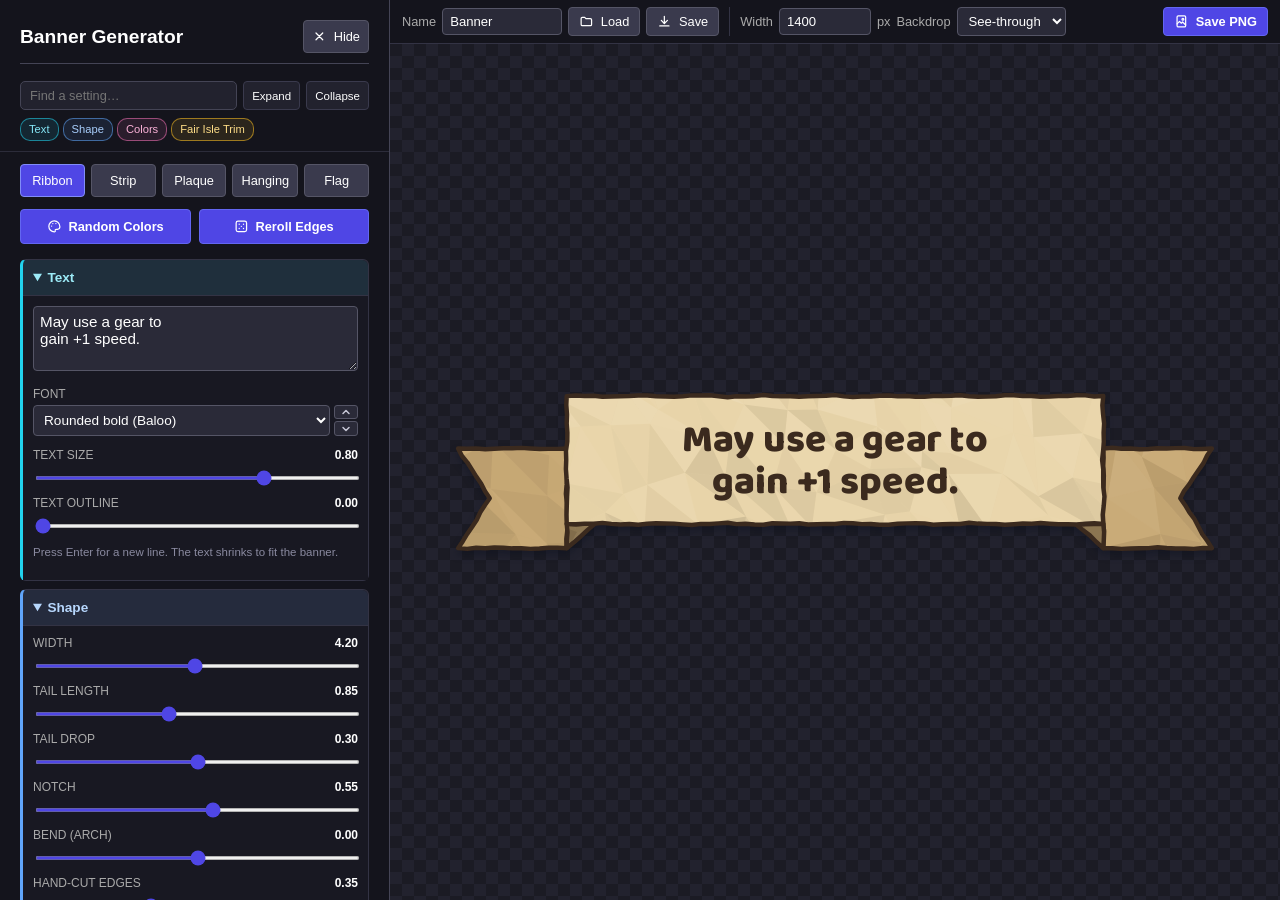
<file: banner_generator.html>
<!DOCTYPE html>
<html lang="en">
<head>
  <meta charset="UTF-8">
  <meta name="viewport" content="width=device-width, initial-scale=1.0">
  <title>Banner Generator</title>
  <link rel="preconnect" href="https://fonts.googleapis.com">
  <link rel="preconnect" href="https://fonts.gstatic.com" crossorigin>
  <link rel="stylesheet" href="https://fonts.googleapis.com/css2?family=Baloo+2:wght@800&family=Bree+Serif&family=Cinzel:wght@700&family=Fredoka:wght@600&family=Lilita+One&family=Patrick+Hand&display=swap">
  <style>
    body { margin: 0; overflow: hidden; font-family: 'Segoe UI', sans-serif; background: #2a2a35; color: #ddd; display: flex; height: 100vh; }
    #ui-panel {
      flex: 0 0 390px; box-sizing: border-box; height: 100vh; overflow-y: auto;
      background: #14141c; padding: 20px; border-right: 1px solid #445;
    }
    #ui-panel::-webkit-scrollbar { width: 5px; }
    #ui-panel::-webkit-scrollbar-thumb { background: #667; border-radius: 3px; }
    #ui-panel.hidden { display: none; }

    .panel-header { display: flex; justify-content: space-between; align-items: center; margin: 0 0 15px 0; border-bottom: 1px solid #445; padding-bottom: 10px; }
    h2 { margin: 0; font-size: 1.2rem; color: #fff; }

    .btn-grid4 { display: grid; grid-template-columns: 1fr 1fr 1fr 1fr; gap: 6px; margin-bottom: 12px; }
    button { display: inline-flex; align-items: center; justify-content: center; background: #3a3a4d; color: #fff; border: 1px solid #556; padding: 8px; border-radius: 4px; cursor: pointer; font-size: 0.8rem; transition: 0.2s; }
    button:hover { background: #4f46e5; border-color: #6366f1; }
    button.active { background: #4f46e5; border-color: #818cf8; }

    details { background: #1f1f2a; margin-bottom: 8px; border-radius: 6px; border: 1px solid #334; }
    summary { padding: 10px; cursor: pointer; font-weight: bold; font-size: 0.85rem; outline: none; }
    .details-content { padding: 10px; border-top: 1px solid #334; background: #181822; }

    .control-group { margin-bottom: 12px; }
    label { display: flex; justify-content: space-between; font-size: 0.75rem; margin-bottom: 4px; color: #aaa; text-transform: uppercase; }
    label.check { justify-content: flex-start; gap: 8px; cursor: pointer; }
    input[type=range] { width: 100%; accent-color: #4f46e5; height: 4px; }
    input[type=color] { width: 100%; height: 30px; border: none; border-radius: 4px; cursor: pointer; background: transparent; }
    select, textarea { width: 100%; box-sizing: border-box; background: #2a2a38; color: #fff; border: 1px solid #556; border-radius: 4px; padding: 6px; font-size: 0.85rem; }
    textarea { resize: vertical; font-family: inherit; font-size: 0.95rem; }
    .color-grid { display: grid; grid-template-columns: 1fr 1fr 1fr; gap: 0 10px; }
    .hint { font-size: 0.72rem; color: #8a8aa0; margin: 4px 0 10px; line-height: 1.4; }
    .val-display { color: #fff; font-weight: bold; }

    /* style buttons show the banner's colors */
    .look-btn { flex-direction: column; gap: 5px; padding: 6px 4px; }
    .look-btn .sw { display: flex; height: 10px; width: 100%; border-radius: 2px; overflow: hidden; }
    .look-btn .sw span { flex: 1; }

    #canvas-container { flex: 1 1 auto; min-height: 0; position: relative; display: flex; align-items: center; justify-content: center; overflow: hidden; }
    #canvas-container.bg-checker { background: #1b1b24 repeating-conic-gradient(#22222e 0% 25%, #1b1b24 0% 50%) 0 0 / 24px 24px; }
    #canvas-container.bg-snow { background: linear-gradient(#9fc3e6, #e8f1f8 55%, #f7fafc); }
    #canvas-container.bg-dark { background: #101018; }
    #preview { display: block; }
  </style>
  <script src="icons.js"></script>
  <script src="panel.js"></script>
  <script src="fairisle.js"></script>
  <link rel="stylesheet" href="studio.css">
</head>
<body>

  <div id="ui-panel">
    <div class="panel-header">
      <h2>Banner Generator</h2>
      <button id="hide-panel" title="Hide controls (H)"><i data-icon="close"></i>Hide</button>
    </div>

    <div class="btn-grid4" id="shapeBtns" style="grid-template-columns: repeat(5, 1fr);"></div>
    <div class="action-row">
      <button id="randomLook"><i data-icon="palette"></i>Random Colors</button>
      <button id="reroll" title="New hand-cut edges and facets"><i data-icon="dice"></i>Reroll Edges</button>
    </div>

    <details data-cat="text" open>
      <summary>Text</summary>
      <div class="details-content">
        <div class="control-group"><textarea id="text" rows="3">May use a gear to
gain +1 speed.</textarea></div>
        <div class="control-group"><label>Font</label><select id="font"></select></div>
        <div class="control-group"><label>Text size <span class="val-display" id="textSize-val">0.80</span></label><input type="range" id="textSize" min="0.3" max="1" step="0.01" value="0.8"></div>
        <div class="control-group"><label>Text outline <span class="val-display" id="textOutline-val">0.00</span></label><input type="range" id="textOutline" min="0" max="1" step="0.05" value="0"></div>
        <div class="hint">Press Enter for a new line. The text shrinks to fit the banner.</div>
      </div>
    </details>

    <details data-cat="shape" open>
      <summary>Shape</summary>
      <div class="details-content">
        <div class="control-group"><label>Width <span class="val-display" id="aspect-val">4.20</span></label><input type="range" id="aspect" min="0.5" max="8" step="0.05" value="4.2"></div>
        <div class="control-group ribbon-only"><label>Tail length <span class="val-display" id="tailLen-val">0.85</span></label><input type="range" id="tailLen" min="0.2" max="1.8" step="0.05" value="0.85"></div>
        <div class="control-group ribbon-only"><label>Tail drop <span class="val-display" id="tailDrop-val">0.30</span></label><input type="range" id="tailDrop" min="0" max="0.6" step="0.01" value="0.3"></div>
        <div class="control-group"><label id="notchLabel">Notch <span class="val-display" id="notch-val">0.55</span></label><input type="range" id="notch" min="0" max="1" step="0.05" value="0.55"></div>
        <div class="control-group"><label>Bend (arch) <span class="val-display" id="bend-val">0.00</span></label><input type="range" id="bend" min="-1" max="1" step="0.02" value="0"></div>
        <div class="control-group"><label>Hand-cut edges <span class="val-display" id="rough-val">0.35</span></label><input type="range" id="rough" min="0" max="1" step="0.05" value="0.35"></div>
        <div class="control-group"><label>Facets <span class="val-display" id="facet-val">0.60</span></label><input type="range" id="facet" min="0" max="1.5" step="0.05" value="0.6"></div>
        <div class="control-group"><label>Outline <span class="val-display" id="outlineW-val">0.50</span></label><input type="range" id="outlineW" min="0" max="1" step="0.05" value="0.5"></div>
        <div class="control-group hanging-only"><label class="check"><input type="checkbox" id="hangString" checked> Hanging string</label></div>
        <div class="control-group flag-only"><label class="check"><input type="checkbox" id="flagLeft"> Tail on the left</label></div>
        <div class="control-group"><label class="check"><input type="checkbox" id="shadow" checked> Drop shadow</label></div>
      </div>
    </details>

    <details data-cat="color" open>
      <summary>Colors</summary>
      <div class="details-content">
        <div class="btn-grid4" id="lookBtns"></div>
        <div class="color-grid">
          <div class="control-group"><label>Banner</label><input type="color" id="fill"></div>
          <div class="control-group"><label>Shade</label><input type="color" id="shade"></div>
          <div class="control-group"><label>Outline</label><input type="color" id="outline"></div>
          <div class="control-group"><label>Text</label><input type="color" id="textColor"></div>
          <div class="control-group"><label>Text outline</label><input type="color" id="textOutlineColor"></div>
        </div>
      </div>
    </details>

    <details data-cat="card">
      <summary>Fair Isle Trim</summary>
      <div class="details-content">
        <div class="control-group"><label class="check"><input type="checkbox" id="trim"> Knit trim along the edges</label></div>
        <div class="control-group"><label>Pattern</label><select id="trimMotif"></select></div>
        <div class="control-group"><label>Where</label>
          <select id="trimWhere"><option value="both">Top and bottom</option><option value="top">Top</option><option value="bottom">Bottom</option></select></div>
        <div class="control-group"><label>Stitch</label><select id="trimStyle"></select></div>
        <div class="control-group"><label>Stitch size <span class="val-display" id="trimSize-val">0.45</span></label><input type="range" id="trimSize" min="0.2" max="1.2" step="0.05" value="0.45"></div>
        <div class="color-grid">
          <div class="control-group"><label>Background</label><input type="color" id="trimBg"></div>
          <div class="control-group"><label>Main</label><input type="color" id="trimFg"></div>
          <div class="control-group"><label>Accent</label><input type="color" id="trimAccent"></div>
        </div>
      </div>
    </details>
  </div>

  <div id="view-col">
    <div class="topbar">
      <button id="show-panel" title="Show controls (H)"><i data-icon="menu"></i>Controls</button>
      <label>Name <input type="text" id="designName" value="Banner" maxlength="40" size="12" title="Used for saved file names"></label>
      <button id="loadDesign" title="Open a saved banner (.json)"><i data-icon="folder"></i>Load</button>
      <button id="saveDesign" title="Save this banner (.json)"><i data-icon="download"></i>Save</button>
      <input type="file" id="loadDesignFile" accept=".json" style="display: none;">
      <span class="sep"></span>
      <label title="Width of the saved PNG">Width <input type="number" id="exportWidth" value="1400" min="200" max="4000" step="50" style="width: 76px;"> px</label>
      <label>Backdrop
        <select id="backdrop"><option value="checker">See-through</option><option value="snow">Snowy sky</option><option value="dark">Dark</option></select>
      </label>
      <span class="grow"></span>
      <button id="sendToScene" style="display: none;" title="Add it to the Scenes tab as a 2D layer"><i data-icon="send"></i>Send to Scene</button>
      <button class="primary" id="savePng"><i data-icon="image"></i>Save PNG</button>
    </div>
    <div id="canvas-container" class="bg-checker"><canvas id="preview"></canvas></div>
  </div>

  <script>
    const FI = window.FairIsle, $ = id => document.getElementById(id);

    const SHAPES = {
      ribbon:  { label: 'Ribbon', aspect: 4.2, notch: 0.55 },
      strip:   { label: 'Strip', aspect: 4.6, notch: 0.5 },
      plaque:  { label: 'Plaque', aspect: 3, notch: 0.45 },
      hanging: { label: 'Hanging', aspect: 0.8, notch: 0.6 },
      flag:    { label: 'Flag', aspect: 3.4, notch: 0.5 }
    };
    const FONTS = {
      baloo:   { label: 'Rounded bold (Baloo)', css: '800 1px "Baloo 2", "Arial Rounded MT Bold", "Segoe UI", sans-serif' },
      lilita:  { label: 'Chunky (Lilita One)', css: '400 1px "Lilita One", "Arial Black", sans-serif' },
      fredoka: { label: 'Friendly (Fredoka)', css: '600 1px "Fredoka", "Segoe UI", sans-serif' },
      bree:    { label: 'Storybook serif (Bree)', css: '400 1px "Bree Serif", Georgia, serif' },
      cinzel:  { label: 'Engraved (Cinzel)', css: '700 1px "Cinzel", "Times New Roman", serif' },
      hand:    { label: 'Handwritten (Patrick Hand)', css: '400 1px "Patrick Hand", "Comic Sans MS", cursive' },
      system:  { label: 'Plain (system)', css: '700 1px "Segoe UI", system-ui, sans-serif' }
    };
    // banner, shade, outline, text, text outline, then the trim's background, main and accent
    const LOOKS = {
      parchment: { label: 'Parchment', c: ['#E9D5AA', '#C8A975', '#3B2A1E', '#3B2A1E', '#F6EAD0', '#3B2A1E', '#F3E6C8', '#B8322A'] },
      red:       { label: 'Red', c: ['#C8423B', '#8E2A27', '#2A1616', '#FFF6E8', '#5A1A16', '#1E2D4A', '#F2EEE3', '#E6B84C'] },
      navy:      { label: 'Navy & gold', c: ['#1F2E4D', '#121C33', '#0B1020', '#F2C14E', '#0B1020', '#F2C14E', '#1F2E4D', '#C8423B'] },
      ice:       { label: 'Ice', c: ['#DCEEF8', '#9EC3DB', '#24425E', '#24425E', '#FFFFFF', '#2E5A87', '#EAF2F8', '#7FB3D5'] },
      forest:    { label: 'Forest', c: ['#2F5A3F', '#1E3C2A', '#122016', '#F3ECD8', '#122016', '#EDE6D3', '#25402F', '#C9933A'] },
      cream:     { label: 'Birch', c: ['#F4EEE4', '#D6CAB6', '#2B2B33', '#C8423B', '#FFFFFF', '#C8423B', '#F4EEE4', '#1E2D4A'] },
      night:     { label: 'Night', c: ['#1B2A4D', '#0D162B', '#050914', '#7FD3C6', '#050914', '#0D1B2E', '#7FD3C6', '#B48CF0'] },
      gold:      { label: 'Legendary', c: ['#E7B84A', '#B8862A', '#4A3210', '#4A3210', '#FFF1C2', '#4A3210', '#FFE08A', '#C8423B'] }
    };
    const COLOR_IDS = ['fill', 'shade', 'outline', 'textColor', 'textOutlineColor', 'trimBg', 'trimFg', 'trimAccent'];
    const SLIDERS = ['textSize', 'textOutline', 'aspect', 'tailLen', 'tailDrop', 'notch', 'bend', 'rough', 'facet', 'outlineW', 'trimSize'];

    let shape = 'ribbon', seed = 7;

    // ================= UI =================
    for (const key in FONTS) $('font').add(new Option(FONTS[key].label, key));
    for (const key in FI.STITCHES) $('trimStyle').add(new Option(FI.STITCHES[key].label, key));
    for (const key in FI.MOTIFS) {
      const M = FI.MOTIFS[key];
      if (M.group === 'Rules' || M.group === 'Peerie (small)') $('trimMotif').add(new Option(`${M.label} (${M.rows.length} row${M.rows.length > 1 ? 's' : ''})`, key));
    }
    $('trimMotif').value = 'zigzag';
    for (const key in SHAPES) {
      const b = document.createElement('button');
      b.textContent = SHAPES[key].label;
      b.dataset.shape = key;
      b.addEventListener('click', () => {
        shape = key;
        $('aspect').value = SHAPES[key].aspect;
        $('notch').value = SHAPES[key].notch;
        syncUI();
      });
      $('shapeBtns').appendChild(b);
    }
    function applyLook(key) {
      LOOKS[key].c.forEach((c, i) => $(COLOR_IDS[i]).value = c);
      draw();
    }
    for (const key in LOOKS) {
      const L = LOOKS[key], b = document.createElement('button');
      b.className = 'look-btn';
      b.innerHTML = `<span class="sw">${[L.c[0], L.c[1], L.c[3], L.c[6]].map(c => `<span style="background:${c}"></span>`).join('')}</span>${L.label}`;
      b.addEventListener('click', () => applyLook(key));
      $('lookBtns').appendChild(b);
    }

    function syncUI() {
      document.querySelectorAll('[data-shape]').forEach(b => b.classList.toggle('active', b.dataset.shape === shape));
      document.querySelectorAll('.ribbon-only').forEach(e => e.style.display = shape === 'ribbon' ? '' : 'none');
      document.querySelectorAll('.hanging-only').forEach(e => e.style.display = shape === 'hanging' ? '' : 'none');
      document.querySelectorAll('.flag-only').forEach(e => e.style.display = shape === 'flag' ? '' : 'none');
      $('notchLabel').firstChild.textContent = shape === 'plaque' ? 'Corner cut ' : 'Notch ';
      SLIDERS.forEach(id => $(id + '-val').innerText = (+$(id).value).toFixed(2));
      draw();
    }
    SLIDERS.forEach(id => $(id).addEventListener('input', syncUI));
    [...COLOR_IDS, 'text', 'exportWidth'].forEach(id => $(id).addEventListener('input', draw));
    ['font', 'shadow', 'hangString', 'flagLeft', 'trim', 'trimMotif', 'trimWhere', 'trimStyle'].forEach(id => $(id).addEventListener('change', draw));
    $('backdrop').addEventListener('change', () => { $('canvas-container').className = 'bg-' + $('backdrop').value; });
    $('randomLook').addEventListener('click', () => { const keys = Object.keys(LOOKS); applyLook(keys[Math.floor(Math.random() * keys.length)]); });
    $('reroll').addEventListener('click', () => { seed = 1 + Math.floor(Math.random() * 1e5); draw(); });
    // web fonts arrive after the first draw
    if (document.fonts) document.fonts.addEventListener('loadingdone', draw);

    // ================= GEOMETRY =================
    // Everything is laid out in units where the banner body is 100 tall, centered on (0, 0), y down.
    const num = id => +$(id).value;
    function layoutShape() {
      const H = 100, W = H * num('aspect'), n = num('notch');
      const parts = []; // drawn in order: { pts, fill, closed }
      const fill = $('fill').value, shadeC = $('shade').value, fold = FI.shade(shadeC, -0.3);
      let body, text;
      if (shape === 'ribbon') {
        const th = 0.78 * H, d = num('tailDrop') * H, top = -th / 2 + d, bot = th / 2 + d, mid = (top + bot) / 2;
        const tl = num('tailLen') * H, nd = n * 0.45 * H, fw = 0.22 * H;
        for (const s of [-1, 1]) { // tails, then the folds where the ribbon tucks behind
          const x0 = s * W / 2, x1 = s * (W / 2 + tl);
          parts.push({ pts: [[x0, top], [x1, top], [x1 - s * nd, mid], [x1, bot], [x0, bot]], fill: shadeC });
          parts.push({ pts: [[x0 - s * fw, H / 2], [x0, H / 2], [x0, bot]], fill: fold });
        }
        body = [[-W / 2, -H / 2], [W / 2, -H / 2], [W / 2, H / 2], [-W / 2, H / 2]];
        text = { x0: -W / 2 + 0.16 * H, x1: W / 2 - 0.16 * H, y0: -H / 2 + 0.1 * H, y1: H / 2 - 0.1 * H };
      } else if (shape === 'strip') {
        const nd = n * 0.45 * H;
        body = [[-W / 2, -H / 2], [W / 2, -H / 2], [W / 2 - nd, 0], [W / 2, H / 2], [-W / 2, H / 2], [-W / 2 + nd, 0]];
        text = { x0: -W / 2 + nd + 0.12 * H, x1: W / 2 - nd - 0.12 * H, y0: -H / 2 + 0.1 * H, y1: H / 2 - 0.1 * H };
      } else if (shape === 'flag') { // square at one end, a swallowtail notch at the other
        const nd = n * 0.45 * H, d = $('flagLeft').checked ? -1 : 1;
        body = [[-W / 2, -H / 2], [W / 2, -H / 2], [W / 2 - nd, 0], [W / 2, H / 2], [-W / 2, H / 2]].map(([x, y]) => [d * x, y]);
        if (d < 0) body.reverse(); // keep the same winding
        const tail = nd + 0.08 * H, flat = 0.16 * H;
        text = d > 0 ? { x0: -W / 2 + flat, x1: W / 2 - tail, y0: -H / 2 + 0.1 * H, y1: H / 2 - 0.1 * H }
                     : { x0: -W / 2 + tail, x1: W / 2 - flat, y0: -H / 2 + 0.1 * H, y1: H / 2 - 0.1 * H };
      } else if (shape === 'plaque') {
        const c = (0.05 + n * 0.3) * H;
        body = [[-W / 2 + c, -H / 2], [W / 2 - c, -H / 2], [W / 2, -H / 2 + c], [W / 2, H / 2 - c], [W / 2 - c, H / 2], [-W / 2 + c, H / 2], [-W / 2, H / 2 - c], [-W / 2, -H / 2 + c]];
        text = { x0: -W / 2 + Math.max(c * 0.6, 0.14 * H), x1: W / 2 - Math.max(c * 0.6, 0.14 * H), y0: -H / 2 + 0.14 * H, y1: H / 2 - 0.14 * H };
      } else { // hanging banner: a rod, two cords, and a swallowtail bottom
        const nd = n * 0.32 * H, rodOut = 0.09 * W + 0.04 * H, rodY = -H / 2, rodH = 0.07 * H, peak = rodY - 0.18 * H - 0.12 * W;
        if ($('hangString').checked) parts.push({ pts: [[-W / 2 - rodOut * 0.6, rodY - rodH / 2], [0, peak], [W / 2 + rodOut * 0.6, rodY - rodH / 2]], stroke: true, closed: false });
        body = [[-W / 2, -H / 2], [W / 2, -H / 2], [W / 2, H / 2], [0, H / 2 - nd], [-W / 2, H / 2]];
        text = { x0: -W / 2 + 0.1 * W, x1: W / 2 - 0.1 * W, y0: -H / 2 + 0.12 * H, y1: H / 2 - nd - 0.06 * H };
        body.bottom = H / 2 - nd; // the trim sits above the notch
        body.rod = { x0: -W / 2 - rodOut, x1: W / 2 + rodOut, y: rodY, h: rodH };
      }
      parts.push({ pts: body, fill, body: true });
      return { H, W, parts, body, text };
    }

    // Break every edge into short steps, then push the points in and out a little: hand-cut paper
    function roughen(pts, closed, amount, k) {
      const out = [], step = 7;
      const segs = closed ? pts.length : pts.length - 1;
      for (let i = 0; i < segs; i++) {
        const a = pts[i], b = pts[(i + 1) % pts.length], len = Math.hypot(b[0] - a[0], b[1] - a[1]);
        const n = Math.max(1, Math.round(len / step));
        for (let j = 0; j < n; j++) out.push([a[0] + (b[0] - a[0]) * j / n, a[1] + (b[1] - a[1]) * j / n, i, j === 0]);
      }
      if (!closed) out.push([...pts[pts.length - 1], segs, true]);
      if (amount <= 0) return out;
      const ph1 = FI.hash(k, 1, seed) * 6.28, ph2 = FI.hash(k, 2, seed) * 6.28;
      return out.map((p, i) => {
        if (p[3]) return p; // corners stay put so the shape keeps its silhouette
        const prev = out[(i - 1 + out.length) % out.length], next = out[(i + 1) % out.length];
        let nx = -(next[1] - prev[1]), ny = next[0] - prev[0];
        const l = Math.hypot(nx, ny) || 1;
        const wob = (0.55 * Math.sin(i * 0.9 + ph1) + 0.3 * Math.sin(i * 2.3 + ph2) + 0.5 * (FI.hash(i, k, seed) - 0.5)) * amount * 2.6;
        return [p[0] + nx / l * wob, p[1] + ny / l * wob];
      });
    }
    const pathOf = (g, pts, closed = true) => {
      g.beginPath(); g.moveTo(pts[0][0], pts[0][1]);
      for (let i = 1; i < pts.length; i++) g.lineTo(pts[i][0], pts[i][1]);
      if (closed) g.closePath();
    };

    // Low-poly light: a jittered triangle grid, each triangle a touch lighter or darker, lit from the top
    function facets(g, bounds, amount, k) {
      if (amount <= 0) return;
      const s = 34, cols = Math.ceil((bounds.x1 - bounds.x0) / s) + 2, rows = Math.ceil((bounds.y1 - bounds.y0) / s) + 2;
      const P = (i, j) => [bounds.x0 - s + i * s + (FI.hash(i, j, seed + k) - 0.5) * s * 0.7, bounds.y0 - s + j * s + (FI.hash(j, i, seed + k + 9) - 0.5) * s * 0.7];
      for (let j = 0; j < rows; j++) for (let i = 0; i < cols; i++) {
        const a = P(i, j), b = P(i + 1, j), c = P(i, j + 1), d = P(i + 1, j + 1);
        [[a, b, d], [a, d, c]].forEach((t, q) => {
          const v = (FI.hash(i * 2 + q, j, seed + k + 3) - 0.5) * 2 - (t[0][1] + t[1][1] + t[2][1]) / 3 / 140;
          g.fillStyle = v > 0 ? `rgba(255,255,255,${(v * 0.13 * amount).toFixed(3)})` : `rgba(0,0,0,${(-v * 0.13 * amount).toFixed(3)})`;
          pathOf(g, t); g.fill();
        });
      }
    }

    // Fit the lines into the text box: as big as Text size allows, shrunk until the widest line fits
    function layoutText(g, box) {
      const lines = $('text').value.split('\n').map(l => l.trim()).filter(Boolean);
      if (!lines.length) return null;
      const font = FONTS[$('font').value].css, lineH = 1.08;
      const setSize = px => g.font = font.replace('1px', px.toFixed(2) + 'px');
      let size = (box.y1 - box.y0) * num('textSize') / (lines.length * lineH - (lineH - 1) * 0.6);
      setSize(100);
      const widest = Math.max(...lines.map(l => g.measureText(l).width)) / 100;
      size = Math.min(size, (box.x1 - box.x0) / widest);
      setSize(size);
      const cap = g.measureText('H').actualBoundingBoxAscent || size * 0.7;
      return { lines, size, lineH: size * lineH, cap };
    }

    // ================= DRAWING =================
    // Paint the flat (unbent) banner in units into g
    function paintFlat(g, L) {
      const rough = num('rough'), ow = num('outlineW') * 7, outline = $('outline').value;
      g.lineJoin = 'round'; g.lineCap = 'round';
      L.parts.forEach((part, k) => {
        if (part.stroke) { // cords
          g.strokeStyle = outline; g.lineWidth = Math.max(1.6, ow * 0.5);
          pathOf(g, part.pts, false); g.stroke();
          return;
        }
        const pts = roughen(part.pts, true, part.body ? rough : rough * 0.8, k + 1);
        g.fillStyle = part.fill;
        pathOf(g, pts); g.fill();
        g.save();
        pathOf(g, pts); g.clip();
        const xs = pts.map(p => p[0]), ys = pts.map(p => p[1]);
        const bounds = { x0: Math.min(...xs), x1: Math.max(...xs), y0: Math.min(...ys), y1: Math.max(...ys) };
        if (part.body) paintBodyDetails(g, L, bounds);
        facets(g, bounds, num('facet') * (part.body ? 1 : 0.8), k * 17);
        g.restore();
        if (ow > 0) { g.strokeStyle = outline; g.lineWidth = ow; pathOf(g, pts); g.stroke(); }
      });
      if (L.body.rod) { // hanging rod with round knobs
        const R = L.body.rod, wood = $('shade').value;
        g.fillStyle = FI.shade(wood, -0.15);
        g.strokeStyle = outline; g.lineWidth = ow;
        g.fillRect(R.x0, R.y - R.h / 2, R.x1 - R.x0, R.h);
        if (ow > 0) g.strokeRect(R.x0, R.y - R.h / 2, R.x1 - R.x0, R.h);
        // the knobs go on after the rod, so the rod tucks in behind them
        [R.x0, R.x1].forEach(x => { g.beginPath(); g.arc(x, R.y, R.h * 0.95, 0, Math.PI * 2); g.fill(); if (ow > 0) g.stroke(); });
      }
      paintText(g, L);
    }

    function trimRows() {
      return FI.buildRows([{ motif: $('trimMotif').value, bg: $('trimBg').value, fg: $('trimFg').value, accent: $('trimAccent').value }], false);
    }
    const trimThickness = () => $('trim').checked ? trimRows().length * num('trimSize') * 7 : 0;

    function paintBodyDetails(g, L, bounds) {
      if (shape === 'plaque') { // an inner line a little in from the edge
        const inset = 9, c = (0.05 + num('notch') * 0.3) * L.H, W = L.W, H = L.H, ci = Math.max(0, c - inset * 0.4);
        g.strokeStyle = FI.shade($('fill').value, -0.35); g.lineWidth = 2.2;
        pathOf(g, [[-W / 2 + inset + ci, -H / 2 + inset], [W / 2 - inset - ci, -H / 2 + inset], [W / 2 - inset, -H / 2 + inset + ci], [W / 2 - inset, H / 2 - inset - ci],
                   [W / 2 - inset - ci, H / 2 - inset], [-W / 2 + inset + ci, H / 2 - inset], [-W / 2 + inset, H / 2 - inset - ci], [-W / 2 + inset, -H / 2 + inset + ci]]);
        g.stroke();
      }
      if (!$('trim').checked) return;
      const rows = trimRows(), rowH = num('trimSize') * 7, where = $('trimWhere').value, margin = shape === 'plaque' ? 15 : 7;
      const opts = { style: $('trimStyle').value, rowH, facet: 1, fabric: $('fill').value, seed };
      const len = bounds.x1 - bounds.x0 + 40;
      if (where !== 'bottom') { g.save(); g.translate(bounds.x0 - 20, -L.H / 2 + margin); FI.drawStrip(g, rows, len, opts); g.restore(); }
      if (where !== 'top') { g.save(); g.translate(bounds.x1 + 20, (L.body.bottom || L.H / 2) - margin); g.rotate(Math.PI); FI.drawStrip(g, rows, len, opts); g.restore(); }
    }

    function paintText(g, L) {
      const t = trimThickness(), where = $('trimWhere').value;
      const box = { ...L.text, y0: L.text.y0 + (where !== 'bottom' ? t : 0), y1: L.text.y1 - (where !== 'top' ? t : 0) };
      const T = layoutText(g, box);
      if (!T) return;
      const cy = (box.y0 + box.y1) / 2, cx = (box.x0 + box.x1) / 2;
      g.textAlign = 'center'; g.textBaseline = 'alphabetic';
      g.lineJoin = 'round';
      T.lines.forEach((line, i) => {
        const y = cy + (i - (T.lines.length - 1) / 2) * T.lineH + T.cap / 2;
        const tow = num('textOutline') * T.size * 0.22;
        if (tow > 0) { g.strokeStyle = $('textOutlineColor').value; g.lineWidth = tow; g.strokeText(line, cx, y); }
        g.fillStyle = $('textColor').value;
        g.fillText(line, cx, y);
      });
    }

    // Arch: wrap the flat banner around a circle. Each thin column of the flat image is placed and turned
    // along the arc. bend > 0 bows up (a smile turned over), bend < 0 bows down.
    function bendInfo(Wf, Hf, cy) {
      const b = num('bend'), A = Math.abs(b) * 1.25; // up to ~72° of arc
      if (A < 0.01) return null;
      const R0 = Wf / A, up = b > 0, cx = Wf / 2;
      const map = (x, y) => {
        const th = (x - cx) / R0, r = up ? R0 - (y - cy) : R0 + (y - cy);
        return up ? [cx + r * Math.sin(th), cy + R0 - r * Math.cos(th)] : [cx + r * Math.sin(th), cy - R0 + r * Math.cos(th)];
      };
      let x0 = Infinity, x1 = -Infinity, y0 = Infinity, y1 = -Infinity;
      for (let i = 0; i <= 40; i++) for (const y of [0, Hf]) {
        const [px, py] = map(Wf * i / 40, y);
        x0 = Math.min(x0, px); x1 = Math.max(x1, px); y0 = Math.min(y0, py); y1 = Math.max(y1, py);
      }
      return { R0, up, cx, cy, map, x0, x1, y0, y1 };
    }

    // Render at `scale` pixels per unit. Returns a canvas with the finished banner and its shadow.
    function renderBanner(widthPx) {
      const L = layoutShape(), m = 22; // margin for outlines, rough edges and the shadow
      // measure in units first
      let ux0 = -L.W / 2, ux1 = L.W / 2, uy0 = -L.H / 2, uy1 = L.H / 2;
      L.parts.forEach(p => p.pts.forEach(([x, y]) => { ux0 = Math.min(ux0, x); ux1 = Math.max(ux1, x); uy0 = Math.min(uy0, y); uy1 = Math.max(uy1, y); }));
      if (L.body.rod) { ux0 = Math.min(ux0, L.body.rod.x0 - 8); ux1 = Math.max(ux1, L.body.rod.x1 + 8); }
      ux0 -= m; ux1 += m; uy0 -= m; uy1 += m;
      const Wu = ux1 - ux0, Hu = uy1 - uy0, bu = bendInfo(Wu, Hu, -uy0);
      const outWu = bu ? bu.x1 - bu.x0 : Wu, scale = widthPx / outWu;

      const flat = document.createElement('canvas');
      flat.width = Math.ceil(Wu * scale); flat.height = Math.ceil(Hu * scale);
      const g = flat.getContext('2d');
      g.setTransform(scale, 0, 0, scale, -ux0 * scale, -uy0 * scale);
      paintFlat(g, L);

      let art = flat;
      if (bu) {
        const B = bendInfo(flat.width, flat.height, -uy0 * scale);
        art = document.createElement('canvas');
        art.width = Math.ceil(B.x1 - B.x0); art.height = Math.ceil(B.y1 - B.y0);
        const o = art.getContext('2d'), sw = 2, stretch = 1 + flat.height / B.R0;
        for (let x = 0; x < flat.width; x += sw) {
          const [px, py] = B.map(x, B.cy), th = (x - B.cx) / B.R0;
          o.setTransform(1, 0, 0, 1, px - B.x0, py - B.y0);
          o.rotate(B.up ? th : -th);
          o.drawImage(flat, x, 0, sw, flat.height, 0, -B.cy, sw * stretch + 0.6, flat.height);
        }
      }
      const out = document.createElement('canvas');
      out.width = art.width; out.height = art.height;
      const og = out.getContext('2d');
      if ($('shadow').checked) {
        og.shadowColor = 'rgba(10, 15, 30, 0.35)';
        og.shadowBlur = 6 * scale; og.shadowOffsetY = 4 * scale;
      }
      og.drawImage(art, 0, 0);
      return out;
    }

    let pending = false;
    function draw() {
      if (pending) return;
      pending = true;
      requestAnimationFrame(() => { pending = false; drawNow(); });
    }
    function drawNow() {
      const box = $('canvas-container'), dpr = window.devicePixelRatio || 1, pad = 40;
      // render once to learn the shape's proportions, then at the size that fits the view
      const probe = renderBanner(400), fit = Math.min((box.clientWidth - pad * 2) / probe.width, (box.clientHeight - pad * 2) / probe.height);
      const w = Math.max(50, Math.round(400 * fit)), art = renderBanner(w * dpr), c = $('preview');
      c.width = art.width; c.height = art.height;
      c.style.width = art.width / dpr + 'px'; c.style.height = art.height / dpr + 'px';
      c.getContext('2d').drawImage(art, 0, 0);
    }
    new ResizeObserver(draw).observe($('canvas-container'));

    // ================= FILES & STUDIO =================
    const exportWidth = () => Math.round(Math.min(4000, Math.max(200, +$('exportWidth').value || 1400)));
    const fileBase = () => ($('designName').value.trim() || 'banner').replace(/[^\w\- ]+/g, '').replace(/\s+/g, '-').toLowerCase();
    function downloadBlob(blob, filename) {
      const link = document.createElement('a');
      link.href = URL.createObjectURL(blob);
      link.download = filename;
      link.click();
      setTimeout(() => URL.revokeObjectURL(link.href), 2000);
    }
    $('savePng').addEventListener('click', () => renderBanner(exportWidth()).toBlob(b => downloadBlob(b, `${fileBase()}.png`)));

    function bannerState() {
      const values = {};
      document.querySelectorAll('#ui-panel input, #ui-panel select, #ui-panel textarea, .topbar input, .topbar select').forEach(el => {
        if (!el.id || el.type === 'file') return;
        values[el.id] = el.type === 'checkbox' ? el.checked : el.value;
      });
      return { type: 'banner', version: 1, shape, seed, values };
    }
    $('saveDesign').addEventListener('click', () => downloadBlob(new Blob([JSON.stringify(bannerState(), null, 2)], { type: 'application/json' }), `${fileBase()}.json`));
    $('loadDesign').addEventListener('click', () => $('loadDesignFile').click());
    $('loadDesignFile').addEventListener('change', async e => {
      const file = e.target.files[0];
      e.target.value = '';
      if (!file) return;
      try {
        const d = JSON.parse(await file.text());
        if (d.type !== 'banner') { alert(`That file is a ${d.type || 'different'} file, not a banner.`); return; }
        for (const id in d.values) {
          const el = $(id);
          if (!el || el.type === 'file') continue;
          if (el.type === 'checkbox') el.checked = d.values[id]; else el.value = d.values[id];
        }
        if (SHAPES[d.shape]) shape = d.shape;
        if (d.seed) seed = d.seed;
        $('canvas-container').className = 'bg-' + $('backdrop').value;
        syncUI();
      } catch (err) { alert('Could not read that banner file.'); }
    });

    const studio = (() => { try { return window.parent !== window && window.parent.studio ? window.parent.studio : null; } catch (e) { return null; } })();
    if (studio && studio.sendImage) {
      $('sendToScene').style.display = '';
      $('sendToScene').addEventListener('click', () =>
        studio.sendImage(renderBanner(exportWidth()).toDataURL('image/png'), $('designName').value.trim() || 'Banner', 'banner'));
    }

    function setPanelVisible(visible) {
      $('ui-panel').classList.toggle('hidden', !visible);
      $('show-panel').style.display = visible ? 'none' : 'inline-flex';
      draw();
    }
    $('hide-panel').addEventListener('click', () => setPanelVisible(false));
    $('show-panel').addEventListener('click', () => setPanelVisible(true));
    window.addEventListener('keydown', e => {
      if (e.target.tagName === 'TEXTAREA' || (e.target.tagName === 'INPUT' && (e.target.type === 'number' || e.target.type === 'text'))) return;
      if (e.key === 'h' || e.key === 'H') setPanelVisible($('ui-panel').classList.contains('hidden'));
    });

    LOOKS.parchment.c.forEach((c, i) => $(COLOR_IDS[i]).value = c);
    syncUI();
  </script>
</body>
</html>
</file>
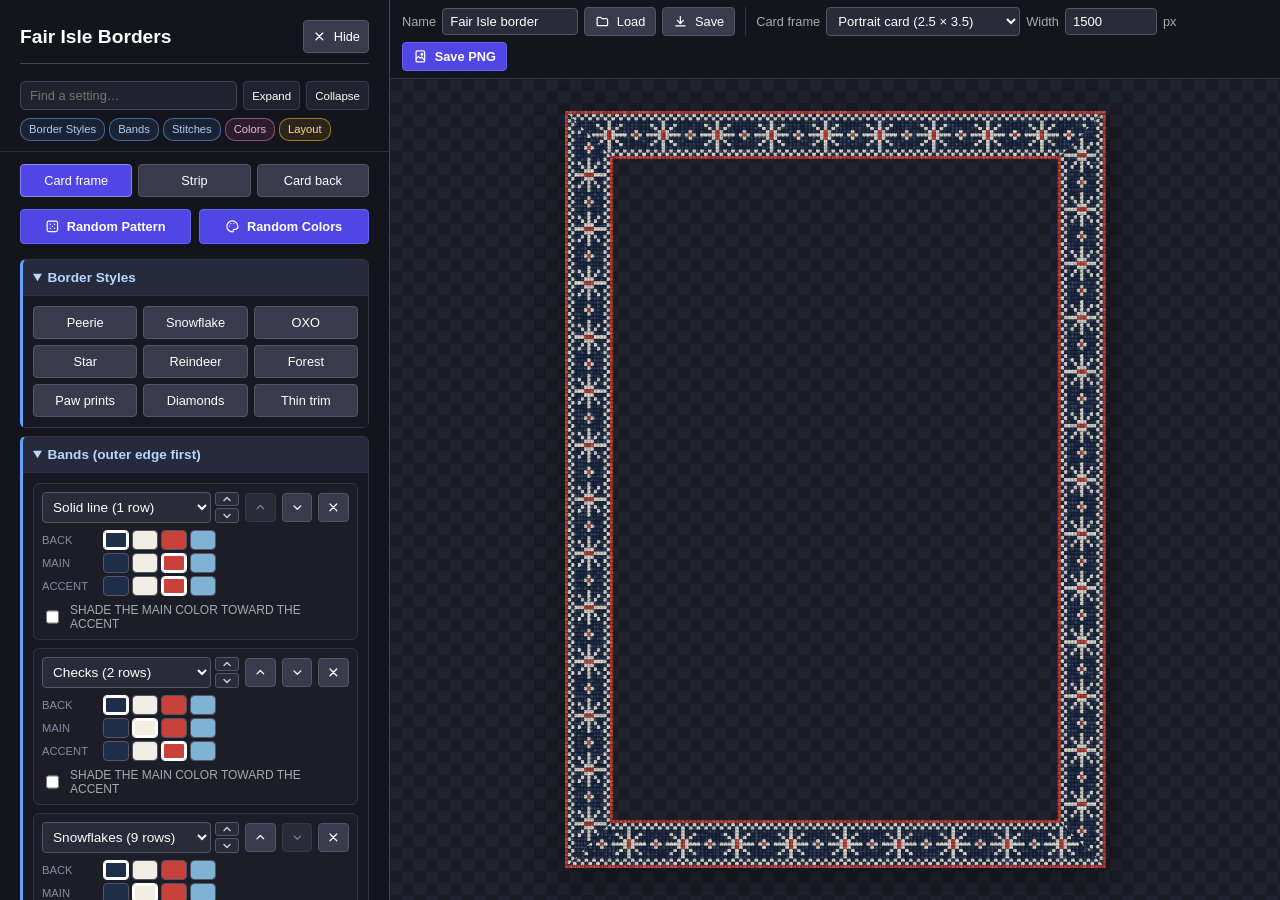
<file: border_generator.html>
<!DOCTYPE html>
<html lang="en">
<head>
  <meta charset="UTF-8">
  <meta name="viewport" content="width=device-width, initial-scale=1.0">
  <title>Fair Isle Border Generator</title>
  <style>
    body { margin: 0; overflow: hidden; font-family: 'Segoe UI', sans-serif; background: #2a2a35; color: #ddd; display: flex; height: 100vh; }
    #ui-panel {
      flex: 0 0 390px; box-sizing: border-box; height: 100vh; overflow-y: auto;
      background: #14141c; padding: 20px; border-right: 1px solid #445;
    }
    #ui-panel::-webkit-scrollbar { width: 5px; }
    #ui-panel::-webkit-scrollbar-thumb { background: #667; border-radius: 3px; }
    #ui-panel.hidden { display: none; }

    .panel-header { display: flex; justify-content: space-between; align-items: center; margin: 0 0 15px 0; border-bottom: 1px solid #445; padding-bottom: 10px; }
    h2 { margin: 0; font-size: 1.2rem; color: #fff; }

    .btn-grid3 { display: grid; grid-template-columns: 1fr 1fr 1fr; gap: 6px; margin-bottom: 12px; }
    .btn-grid4 { display: grid; grid-template-columns: 1fr 1fr 1fr 1fr; gap: 6px; margin-bottom: 12px; }
    button { display: inline-flex; align-items: center; justify-content: center; background: #3a3a4d; color: #fff; border: 1px solid #556; padding: 8px; border-radius: 4px; cursor: pointer; font-size: 0.8rem; transition: 0.2s; }
    button:hover { background: #4f46e5; border-color: #6366f1; }
    button.active { background: #4f46e5; border-color: #818cf8; }
    button:disabled { opacity: 0.45; cursor: default; }

    details { background: #1f1f2a; margin-bottom: 8px; border-radius: 6px; border: 1px solid #334; }
    summary { padding: 10px; cursor: pointer; font-weight: bold; font-size: 0.85rem; outline: none; }
    .details-content { padding: 10px; border-top: 1px solid #334; background: #181822; }

    .control-group { margin-bottom: 12px; }
    label { display: flex; justify-content: space-between; font-size: 0.75rem; margin-bottom: 4px; color: #aaa; text-transform: uppercase; }
    label.check { justify-content: flex-start; gap: 8px; cursor: pointer; }
    input[type=range] { width: 100%; accent-color: #4f46e5; height: 4px; }
    input[type=color] { width: 100%; height: 30px; border: none; border-radius: 4px; cursor: pointer; background: transparent; }
    select { width: 100%; background: #2a2a38; color: #fff; border: 1px solid #556; border-radius: 4px; padding: 6px; font-size: 0.85rem; }
    .color-grid { display: grid; grid-template-columns: 1fr 1fr 1fr 1fr; gap: 0 8px; }
    .hint { font-size: 0.72rem; color: #8a8aa0; margin: 4px 0 10px; line-height: 1.4; }
    .val-display { color: #fff; font-weight: bold; }
    .row { display: flex; gap: 6px; }
    .row > * { flex: 1; }

    /* palette preset buttons show their colors */
    .pal-btn { flex-direction: column; gap: 5px; padding: 6px 4px; }
    .pal-btn .sw { display: flex; height: 10px; width: 100%; border-radius: 2px; overflow: hidden; }
    .pal-btn .sw span { flex: 1; }

    /* one card per band */
    .band { border: 1px solid #334; border-radius: 6px; padding: 8px; margin-bottom: 8px; background: #1d1d28; }
    .band-head { display: flex; gap: 6px; align-items: center; margin-bottom: 8px; }
    .band-head select { flex: 1; }
    .band-head button { padding: 6px 7px; }
    .band-head button .icon { margin: 0; }
    .slots { display: grid; grid-template-columns: 54px 1fr; gap: 5px 8px; align-items: center; font-size: 0.7rem; color: #8a8aa0; text-transform: uppercase; }
    .chips { display: flex; gap: 5px; }
    .chip { width: 24px; height: 18px; padding: 0; border-radius: 3px; border: 2px solid transparent; outline: 1px solid #556; }
    .chip:hover { border-color: #fff; background: inherit; }
    .chip.on { border-color: #fff; outline-color: #fff; }
    .band label.check { margin: 8px 0 0; }

    #canvas-container { flex: 1 1 auto; min-height: 0; position: relative; display: flex; align-items: center; justify-content: center; overflow: hidden;
      background: #1b1b24 repeating-conic-gradient(#22222e 0% 25%, #1b1b24 0% 50%) 0 0 / 24px 24px; }
    #preview { display: block; box-shadow: 0 8px 30px rgba(0, 0, 0, 0.45); }
  </style>
  <script src="icons.js"></script>
  <script src="panel.js"></script>
  <script src="fairisle.js"></script>
  <link rel="stylesheet" href="studio.css">
</head>
<body>

  <div id="ui-panel">
    <div class="panel-header">
      <h2>Fair Isle Borders</h2>
      <button id="hide-panel" title="Hide controls (H)"><i data-icon="close"></i>Hide</button>
    </div>

    <div class="btn-grid3" id="modeBtns">
      <button data-mode="frame" title="A border around the card, open in the middle">Card frame</button>
      <button data-mode="strip" title="One band, for dividers and trims">Strip</button>
      <button data-mode="back" title="The pattern over the whole card">Card back</button>
    </div>
    <div class="action-row">
      <button id="randomPattern"><i data-icon="dice"></i>Random Pattern</button>
      <button id="randomColors"><i data-icon="palette"></i>Random Colors</button>
    </div>

    <details data-cat="shape" open>
      <summary>Border Styles</summary>
      <div class="details-content"><div class="btn-grid3" id="presetBtns" style="margin-bottom: 0;"></div></div>
    </details>

    <details data-cat="shape" data-chip="Bands" open>
      <summary>Bands (outer edge first)</summary>
      <div class="details-content">
        <div id="bandList"></div>
        <button id="addBand" style="width: 100%;"><i data-icon="copy"></i>Add band</button>
      </div>
    </details>

    <details data-cat="shape" open>
      <summary>Stitches</summary>
      <div class="details-content">
        <div class="control-group"><label>Stitch</label><select id="style"></select></div>
        <div class="control-group" id="acrossGroup"><label>Stitches across <span class="val-display" id="across-val">140</span></label><input type="range" id="across" min="40" max="260" step="2" value="140" title="Stitches across the card's width: more stitches = smaller ones"></div>
        <div class="control-group"><label>Facets <span class="val-display" id="facet-val">1.00</span></label><input type="range" id="facet" min="0" max="1.6" step="0.05" value="1"></div>
        <div class="control-group" id="fabricGroup"><label>Fabric (cross-stitch)</label><input type="color" id="fabric" value="#F4EEE4"></div>
        <div class="control-group"><label class="check"><input type="checkbox" id="mirror" checked> Mirror the bands (same from both edges)</label></div>
      </div>
    </details>

    <details data-cat="color" open>
      <summary>Colors</summary>
      <div class="details-content">
        <div class="btn-grid4" id="paletteBtns"></div>
        <div class="color-grid">
          <div class="control-group"><label>Color 1</label><input type="color" id="pal0"></div>
          <div class="control-group"><label>Color 2</label><input type="color" id="pal1"></div>
          <div class="control-group"><label>Color 3</label><input type="color" id="pal2"></div>
          <div class="control-group"><label>Color 4</label><input type="color" id="pal3"></div>
        </div>
        <div class="hint">Each band picks its background, main and accent from these four colors.</div>
      </div>
    </details>

    <details id="layoutBox" data-cat="card" open>
      <summary>Layout</summary>
      <div class="details-content">
        <div class="frame-only">
          <div class="control-group"><label class="check"><input type="checkbox" id="fillCenter"> Fill the middle (otherwise see-through)</label></div>
          <div class="control-group"><label>Middle color</label><input type="color" id="centerColor" value="#F4EEE4"></div>
        </div>
        <div class="strip-only">
          <div class="control-group"><label>Repeats <span class="val-display" id="stripRepeats-val">2</span></label><input type="range" id="stripRepeats" min="1" max="12" step="1" value="2"></div>
          <div class="hint" id="repeatInfo"></div>
          <div class="control-group"><label class="check"><input type="checkbox" id="tilePreview" checked> Preview copies side by side</label></div>
        </div>
        <div class="back-only control-group"><label class="check"><input type="checkbox" id="backEdge" checked> Solid edge around the card back</label></div>
      </div>
    </details>
  </div>

  <div id="view-col">
    <div class="topbar">
      <button id="show-panel" title="Show controls (H)"><i data-icon="menu"></i>Controls</button>
      <label>Name <input type="text" id="designName" value="Fair Isle border" maxlength="40" size="14" title="Used for saved file names"></label>
      <button id="loadDesign" title="Open a saved border (.json)"><i data-icon="folder"></i>Load</button>
      <button id="saveDesign" title="Save this border (.json)"><i data-icon="download"></i>Save</button>
      <input type="file" id="loadDesignFile" accept=".json" style="display: none;">
      <span class="sep"></span>
      <label id="aspectLabel">Card frame
        <select id="aspect">
          <option value="5:7" selected>Portrait card (2.5 × 3.5)</option>
          <option value="7:5">Landscape card (3.5 × 2.5)</option>
          <option value="1:1">Square</option>
          <option value="4:3">Art box 4:3</option>
          <option value="16:9">Wide 16:9</option>
        </select>
      </label>
      <label title="1500 px wide = 600 dpi on a 2.5 inch poker card">Width <input type="number" id="exportWidth" value="1500" min="200" max="4000" step="50" style="width: 76px;"> px</label>
      <span class="grow"></span>
      <button id="sendToScene" style="display: none;" title="Use it in the Scenes tab"><i data-icon="send"></i>Send to Scene</button>
      <button class="primary" id="savePng"><i data-icon="image"></i>Save PNG</button>
    </div>
    <div id="canvas-container"><canvas id="preview"></canvas></div>
  </div>

  <script>
    const FI = window.FairIsle, $ = id => document.getElementById(id);

    // One-click starting points; colors are palette slots (0-3)
    const B = (motif, bg, fg, accent, shade = false) => ({ motif, bg, fg, accent, shade });
    const PRESETS = {
      peerie:    { label: 'Peerie', mirror: true, bands: [B('solid', 0, 2, 2), B('checks', 0, 1, 2), B('zigzag', 0, 1, 2)] },
      snowflake: { label: 'Snowflake', mirror: true, bands: [B('solid', 0, 2, 2), B('checks', 0, 1, 2), B('flakes', 0, 1, 2)] },
      oxo:       { label: 'OXO', mirror: true, bands: [B('accent', 0, 1, 2), B('waves', 0, 3, 2), B('oxo', 0, 1, 2, true)] },
      star:      { label: 'Star', mirror: false, bands: [B('solid', 0, 2, 2), B('triangles', 0, 1, 2), B('star', 0, 1, 2), B('lice', 0, 1, 3)] },
      reindeer:  { label: 'Reindeer', mirror: true, bands: [B('solid', 0, 1, 1), B('crosses', 0, 1, 2), B('deer', 0, 1, 2)] },
      trees:     { label: 'Forest', mirror: false, bands: [B('solid', 0, 2, 2), B('trees', 0, 1, 2), B('dots', 0, 3, 2), B('accent', 0, 1, 2)] },
      paws:      { label: 'Paw prints', mirror: true, bands: [B('dashes', 0, 2, 2), B('diamonds', 0, 1, 2), B('paws', 0, 1, 2)] },
      lozenge:   { label: 'Diamonds', mirror: true, bands: [B('solid', 0, 2, 2), B('hearts', 0, 3, 2), B('lozenge', 0, 1, 2, true)] },
      thin:      { label: 'Thin trim', mirror: true, bands: [B('solid', 0, 2, 2), B('diamonds', 0, 1, 2)] }
    };

    const state = {
      mode: 'frame', style: 'knit', across: 140, facet: 1, mirror: true, fabric: '#F4EEE4',
      palette: FI.PALETTES.trail.colors.slice(), fillCenter: false, centerColor: '#F4EEE4', stripRepeats: 2, backEdge: true,
      seed: 1, bands: JSON.parse(JSON.stringify(PRESETS.snowflake.bands))
    };

    // ================= UI =================
    for (const key in FI.STITCHES) $('style').add(new Option(FI.STITCHES[key].label, key));
    const motifOptions = (() => { // grouped motif menu, built once and cloned per band
      const sel = document.createElement('select'), groups = {};
      for (const key in FI.MOTIFS) {
        const M = FI.MOTIFS[key];
        if (!groups[M.group]) { groups[M.group] = document.createElement('optgroup'); groups[M.group].label = M.group; sel.appendChild(groups[M.group]); }
        groups[M.group].appendChild(new Option(`${M.label} (${M.rows.length} row${M.rows.length > 1 ? 's' : ''})`, key));
      }
      return sel;
    })();

    for (const key in PRESETS) {
      const b = document.createElement('button');
      b.textContent = PRESETS[key].label;
      b.addEventListener('click', () => {
        state.bands = JSON.parse(JSON.stringify(PRESETS[key].bands));
        state.mirror = PRESETS[key].mirror;
        syncUI();
      });
      $('presetBtns').appendChild(b);
    }
    for (const key in FI.PALETTES) {
      const P = FI.PALETTES[key], b = document.createElement('button');
      b.className = 'pal-btn';
      b.innerHTML = `<span class="sw">${P.colors.map(c => `<span style="background:${c}"></span>`).join('')}</span>${P.label}`;
      b.addEventListener('click', () => { state.palette = P.colors.slice(); syncUI(); });
      $('paletteBtns').appendChild(b);
    }

    function bandCard(band, i) {
      const el = document.createElement('div');
      el.className = 'band';
      const head = document.createElement('div');
      head.className = 'band-head';
      const sel = motifOptions.cloneNode(true);
      sel.value = band.motif;
      sel.addEventListener('change', () => { band.motif = sel.value; refreshLabels(); draw(); });
      head.appendChild(sel);
      [['up', 'Toward the outer edge', -1], ['down', 'Toward the middle', 1]].forEach(([icon, title, dir]) => {
        const b = document.createElement('button');
        b.title = title; b.innerHTML = `<i data-icon="${icon}"></i>`;
        b.disabled = !state.bands[i + dir];
        b.addEventListener('click', () => { [state.bands[i], state.bands[i + dir]] = [state.bands[i + dir], state.bands[i]]; syncUI(); });
        head.appendChild(b);
      });
      const rm = document.createElement('button');
      rm.title = 'Remove band'; rm.innerHTML = '<i data-icon="close"></i>';
      rm.disabled = state.bands.length < 2;
      rm.addEventListener('click', () => { state.bands.splice(i, 1); syncUI(); });
      head.appendChild(rm);
      el.appendChild(head);

      const slots = document.createElement('div');
      slots.className = 'slots';
      [['bg', 'Back'], ['fg', 'Main'], ['accent', 'Accent']].forEach(([key, label]) => {
        slots.insertAdjacentHTML('beforeend', `<span>${label}</span>`);
        const chips = document.createElement('div');
        chips.className = 'chips';
        state.palette.forEach((c, k) => {
          const chip = document.createElement('button');
          chip.className = 'chip' + (band[key] === k ? ' on' : '');
          chip.style.background = c;
          chip.title = `Color ${k + 1}`;
          chip.addEventListener('click', () => { band[key] = k; syncUI(); });
          chips.appendChild(chip);
        });
        slots.appendChild(chips);
      });
      el.appendChild(slots);
      el.insertAdjacentHTML('beforeend', `<label class="check"><input type="checkbox"${band.shade ? ' checked' : ''}> Shade the main color toward the accent</label>`);
      el.querySelector('input').addEventListener('change', e => { band.shade = e.target.checked; draw(); });
      return el;
    }

    // Push the state into every control (after a preset, palette, load or random pick)
    function syncUI() {
      $('style').value = state.style;
      $('across').value = state.across; $('facet').value = state.facet;
      $('mirror').checked = state.mirror; $('fabric').value = state.fabric;
      state.palette.forEach((c, k) => $('pal' + k).value = c);
      $('fillCenter').checked = state.fillCenter; $('centerColor').value = state.centerColor;
      $('stripRepeats').value = state.stripRepeats; $('backEdge').checked = state.backEdge;
      document.querySelectorAll('[data-mode]').forEach(b => b.classList.toggle('active', b.dataset.mode === state.mode));
      document.querySelectorAll('.frame-only').forEach(e => e.style.display = state.mode === 'frame' ? '' : 'none');
      document.querySelectorAll('.strip-only').forEach(e => e.style.display = state.mode === 'strip' ? '' : 'none');
      document.querySelectorAll('.back-only').forEach(e => e.style.display = state.mode === 'back' ? '' : 'none');
      $('aspectLabel').style.display = state.mode === 'strip' ? 'none' : '';
      $('fabricGroup').style.display = state.style === 'cross' ? '' : 'none';
      $('acrossGroup').style.display = state.mode === 'strip' ? 'none' : ''; // a strip's size comes from its repeats
      $('sendToScene').disabled = state.mode === 'back';
      $('sendToScene').title = state.mode === 'back' ? 'Card backs are saved as PNGs (Save PNG)' : state.mode === 'frame' ? 'Use it as the card border in the Scenes tab' : 'Add it to the Scenes tab as a 2D layer';
      $('bandList').innerHTML = '';
      state.bands.forEach((b, i) => $('bandList').appendChild(bandCard(b, i)));
      renderIcons($('bandList'));
      refreshLabels();
      draw();
    }
    function refreshLabels() {
      $('across-val').innerText = state.across;
      $('facet-val').innerText = (+state.facet).toFixed(2);
      $('stripRepeats-val').innerText = state.stripRepeats;
      const R = FI.repeatWidth(FI.buildRows(resolvedBands(), state.mirror));
      $('repeatInfo').innerText = `The strip ends exactly where the pattern starts over, so saved copies line up end to end. One repeat is ${R} stitches; this strip is ${R * state.stripRepeats}.` +
        (R > 300 ? ' That repeat is long because the bands have different widths; bands with matching widths make a shorter one.' : '');
    }

    document.querySelectorAll('[data-mode]').forEach(b => b.addEventListener('click', () => { state.mode = b.dataset.mode; syncUI(); }));
    $('style').addEventListener('change', () => { state.style = $('style').value; syncUI(); });
    ['across', 'facet', 'stripRepeats'].forEach(id => $(id).addEventListener('input', () => { state[id] = +$(id).value; refreshLabels(); draw(); }));
    $('mirror').addEventListener('change', () => { state.mirror = $('mirror').checked; refreshLabels(); draw(); });
    $('tilePreview').addEventListener('change', draw);
    $('fillCenter').addEventListener('change', () => { state.fillCenter = $('fillCenter').checked; draw(); });
    $('backEdge').addEventListener('change', () => { state.backEdge = $('backEdge').checked; draw(); });
    ['fabric', 'centerColor'].forEach(id => $(id).addEventListener('input', () => { state[id] = $(id).value; draw(); }));
    [0, 1, 2, 3].forEach(k => {
      $('pal' + k).addEventListener('input', () => { state.palette[k] = $('pal' + k).value; draw(); });
      $('pal' + k).addEventListener('change', syncUI); // refresh the band chips once the picker closes
    });
    $('aspect').addEventListener('change', draw);
    $('exportWidth').addEventListener('change', draw);
    $('addBand').addEventListener('click', () => {
      const last = state.bands[state.bands.length - 1];
      state.bands.push({ ...last, motif: 'checks' });
      syncUI();
    });

    // Random pattern: an edge rule, a peerie, a main band and maybe another peerie
    const pick = a => a[Math.floor(Math.random() * a.length)];
    const ofGroup = g => Object.keys(FI.MOTIFS).filter(k => FI.MOTIFS[k].group === g);
    $('randomPattern').addEventListener('click', () => {
      const fg = pick([1, 1, 3]), accent = pick([2, 2, 3]);
      const bands = [B(pick(ofGroup('Rules')), 0, pick([1, 2]), accent), B(pick(ofGroup('Peerie (small)')), 0, fg, accent)];
      bands.push(B(pick([...ofGroup('Bands'), ...ofGroup('Bands'), ...ofGroup('Stars (big)')]), 0, 1, accent, Math.random() < 0.35));
      if (Math.random() < 0.4) bands.push(B(pick(ofGroup('Peerie (small)')), 0, pick([1, 3]), accent));
      state.bands = bands;
      state.mirror = Math.random() < 0.7;
      state.seed = 1 + Math.floor(Math.random() * 1e5);
      syncUI();
    });
    $('randomColors').addEventListener('click', () => {
      const keys = Object.keys(FI.PALETTES);
      state.palette = FI.PALETTES[pick(keys)].colors.slice();
      syncUI();
    });

    // ================= DRAWING =================
    const aspectWH = () => $('aspect').value.split(':').map(Number);
    const exportWidth = () => Math.round(Math.min(4000, Math.max(200, +$('exportWidth').value || 1500)));
    const resolvedBands = () => state.bands.map(b => ({ motif: b.motif, bg: state.palette[b.bg], fg: state.palette[b.fg], accent: state.palette[b.accent], shade: b.shade }));

    // Output size in pixels plus the stitch row height, for the current mode
    function layout(W) {
      const rows = FI.buildRows(resolvedBands(), state.mirror), aspect = FI.STITCHES[state.style].aspect;
      if (state.mode === 'strip') {
        // a whole number of repeats, so the right end runs straight into the left end of the next copy
        const count = FI.repeatWidth(rows) * state.stripRepeats, rowH = W / count / aspect;
        return { rows, W, H: Math.max(1, Math.round(rows.length * rowH)), rowH, count };
      }
      const [aw, ah] = aspectWH();
      return { rows, W, H: Math.round(W * ah / aw), rowH: W / state.across / aspect };
    }

    function paint(g, L) {
      const opts = { style: state.style, rowH: L.rowH, facet: state.facet, fabric: state.fabric, seed: state.seed };
      if (state.mode === 'strip') { FI.drawStrip(g, L.rows, L.W, { ...opts, count: L.count, rowH: L.H / L.rows.length }); return; }
      if (state.mode === 'frame') {
        const T = L.rows.length * L.rowH;
        if (state.fillCenter) { g.fillStyle = state.centerColor; g.fillRect(T - 1, T - 1, L.W - 2 * T + 2, L.H - 2 * T + 2); }
        FI.drawFrame(g, L.rows, L.W, L.H, opts);
        return;
      }
      // card back: the bands repeat down the card, centered so the top and bottom match
      const T = L.rows.length * L.rowH, n = Math.ceil(L.H / T) + 1, y0 = (L.H - n * T) / 2;
      g.save();
      g.beginPath(); g.rect(0, 0, L.W, L.H); g.clip();
      for (let k = 0; k < n; k++) {
        g.save(); g.translate(0, y0 + k * T);
        FI.drawStrip(g, L.rows, L.W, { ...opts, seed: opts.seed + k * 7 });
        g.restore();
      }
      if (state.backEdge) { // a solid band in the outer edge color frames the back
        const rule = state.bands[0], edge = Math.max(2, L.W * 0.025);
        g.strokeStyle = state.palette[rule.fg];
        g.lineWidth = edge * 2;
        g.strokeRect(0, 0, L.W, L.H);
      }
      g.restore();
    }

    let pending = false;
    function draw() {
      if (pending) return;
      pending = true;
      requestAnimationFrame(() => { pending = false; drawNow(); });
    }
    function drawNow() {
      const box = $('canvas-container'), full = layout(exportWidth());
      // in Strip mode the preview can show three copies end to end, to check the joins
      const copies = state.mode === 'strip' && $('tilePreview').checked ? 3 : 1;
      // preview at screen size, painted with the same layout so it matches the export
      const pad = 32, s = Math.min((box.clientWidth - pad * 2) / (full.W * copies), (box.clientHeight - pad * 2) / full.H);
      const dpr = window.devicePixelRatio || 1, c = $('preview');
      c.width = Math.max(1, Math.round(full.W * copies * s * dpr)); c.height = Math.max(1, Math.round(full.H * s * dpr));
      c.style.width = Math.round(full.W * copies * s) + 'px'; c.style.height = Math.round(full.H * s) + 'px';
      const g = c.getContext('2d');
      for (let k = 0; k < copies; k++) {
        g.setTransform(s * dpr, 0, 0, s * dpr, k * full.W * s * dpr, 0);
        paint(g, full);
      }
    }
    new ResizeObserver(draw).observe($('canvas-container'));

    function renderPNG() {
      const L = layout(exportWidth()), c = document.createElement('canvas');
      c.width = L.W; c.height = L.H;
      paint(c.getContext('2d'), L);
      return c;
    }

    // ================= FILES & STUDIO =================
    const fileBase = () => ($('designName').value.trim() || 'fair-isle').replace(/[^\w\- ]+/g, '').replace(/\s+/g, '-').toLowerCase();
    function downloadBlob(blob, filename) {
      const link = document.createElement('a');
      link.href = URL.createObjectURL(blob);
      link.download = filename;
      link.click();
      setTimeout(() => URL.revokeObjectURL(link.href), 2000);
    }
    $('savePng').addEventListener('click', () => renderPNG().toBlob(b => downloadBlob(b, `${fileBase()}-${state.mode}.png`)));
    $('saveDesign').addEventListener('click', () => downloadBlob(new Blob([JSON.stringify({
      type: 'border', version: 1, name: $('designName').value, aspect: $('aspect').value, exportWidth: exportWidth(), ...state
    }, null, 2)], { type: 'application/json' }), `${fileBase()}.json`));
    $('loadDesign').addEventListener('click', () => $('loadDesignFile').click());
    $('loadDesignFile').addEventListener('change', async e => {
      const file = e.target.files[0];
      e.target.value = '';
      if (!file) return;
      try {
        const d = JSON.parse(await file.text());
        if (d.type !== 'border') { alert(`That file is a ${d.type || 'different'} file, not a border.`); return; }
        for (const k in state) if (d[k] !== undefined) state[k] = d[k];
        if (d.name) $('designName').value = d.name;
        if (d.aspect) $('aspect').value = d.aspect;
        if (d.exportWidth) $('exportWidth').value = d.exportWidth;
        syncUI();
      } catch (err) { alert('Could not read that border file.'); }
    });

    // Inside the Art Studio: frames become the Scenes tab's card border, strips a 2D layer
    const studio = (() => { try { return window.parent !== window && window.parent.studio ? window.parent.studio : null; } catch (e) { return null; } })();
    if (studio && studio.sendImage) {
      $('sendToScene').style.display = '';
      $('sendToScene').addEventListener('click', () => {
        if (state.mode === 'back') return;
        studio.sendImage(renderPNG().toDataURL('image/png'), $('designName').value.trim() || 'Fair Isle border', state.mode === 'frame' ? 'border' : 'layer');
      });
    }

    function setPanelVisible(visible) {
      $('ui-panel').classList.toggle('hidden', !visible);
      $('show-panel').style.display = visible ? 'none' : 'inline-flex';
      draw();
    }
    $('hide-panel').addEventListener('click', () => setPanelVisible(false));
    $('show-panel').addEventListener('click', () => setPanelVisible(true));
    window.addEventListener('keydown', e => {
      if (e.target.tagName === 'INPUT' && (e.target.type === 'number' || e.target.type === 'text')) return;
      if (e.key === 'h' || e.key === 'H') setPanelVisible($('ui-panel').classList.contains('hidden'));
    });

    syncUI();
  </script>
</body>
</html>
</file>
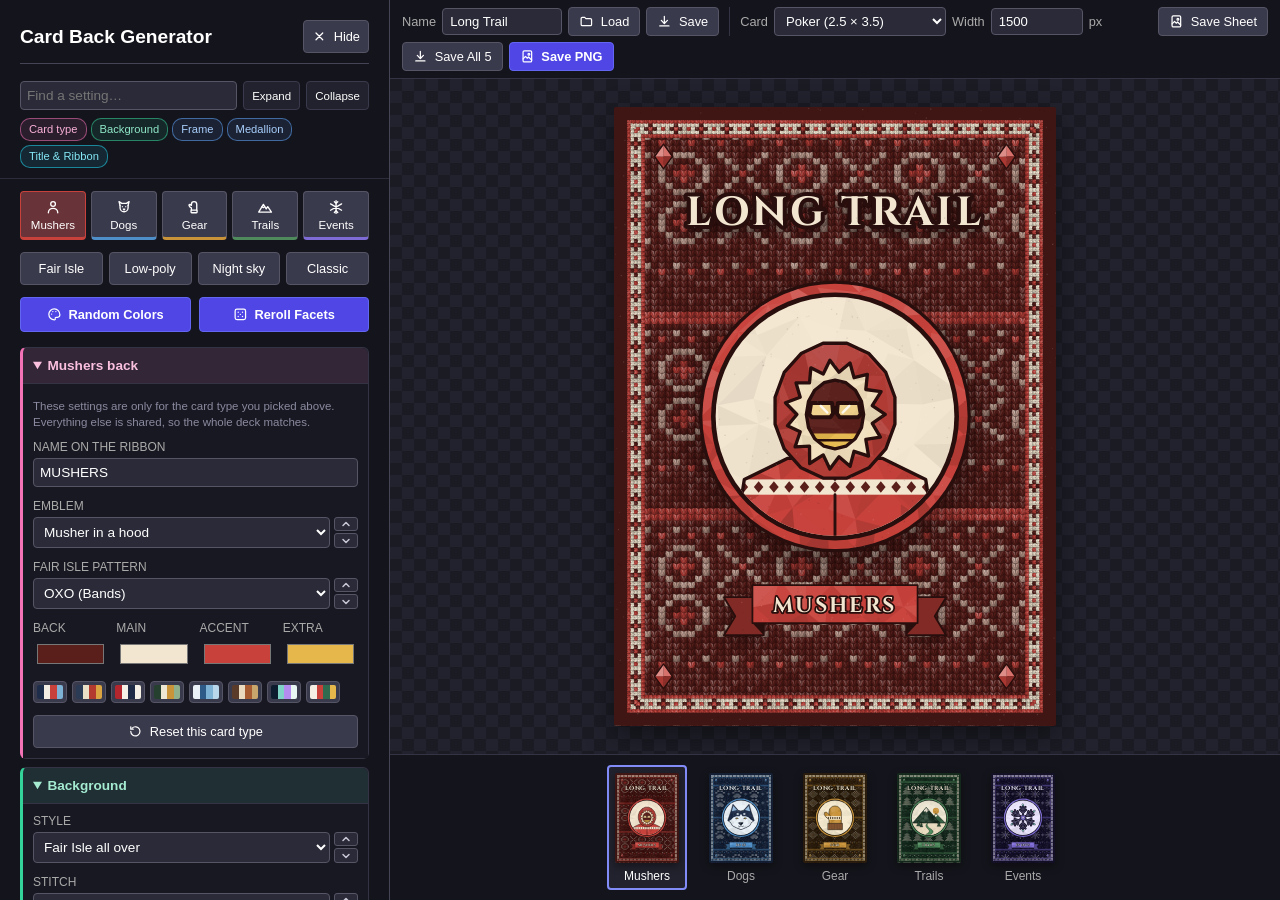
<file: card_back_generator.html>
<!DOCTYPE html>
<html lang="en">
<head>
  <meta charset="UTF-8">
  <meta name="viewport" content="width=device-width, initial-scale=1.0">
  <title>Card Back Generator</title>
  <link rel="preconnect" href="https://fonts.googleapis.com">
  <link rel="preconnect" href="https://fonts.gstatic.com" crossorigin>
  <link rel="stylesheet" href="https://fonts.googleapis.com/css2?family=Baloo+2:wght@800&family=Bree+Serif&family=Cinzel:wght@700&family=Fredoka:wght@600&family=Lilita+One&family=Patrick+Hand&display=swap">
  <style>
    body { margin: 0; overflow: hidden; font-family: 'Segoe UI', sans-serif; background: #2a2a35; color: #ddd; display: flex; height: 100vh; }
    #ui-panel {
      flex: 0 0 390px; box-sizing: border-box; height: 100vh; overflow-y: auto;
      background: #14141c; padding: 20px; border-right: 1px solid #445;
    }
    #ui-panel::-webkit-scrollbar { width: 5px; }
    #ui-panel::-webkit-scrollbar-thumb { background: #667; border-radius: 3px; }
    #ui-panel.hidden { display: none; }

    .panel-header { display: flex; justify-content: space-between; align-items: center; margin: 0 0 15px 0; border-bottom: 1px solid #445; padding-bottom: 10px; }
    h2 { margin: 0; font-size: 1.2rem; color: #fff; }

    .btn-grid4 { display: grid; grid-template-columns: 1fr 1fr 1fr 1fr; gap: 6px; margin-bottom: 12px; }
    .type-grid { display: grid; grid-template-columns: repeat(5, 1fr); gap: 5px; margin-bottom: 12px; }
    button { display: inline-flex; align-items: center; justify-content: center; background: #3a3a4d; color: #fff; border: 1px solid #556; padding: 8px; border-radius: 4px; cursor: pointer; font-size: 0.8rem; transition: 0.2s; }
    button:hover { background: #4f46e5; border-color: #6366f1; }
    button.active { background: #4f46e5; border-color: #818cf8; }
    .type-grid button { flex-direction: column; gap: 4px; padding: 7px 2px 6px; font-size: 0.72rem; border-bottom: 3px solid var(--tc, #556); }
    .type-grid button .icon { margin: 0; width: 1.4em; height: 1.4em; }
    .type-grid button.active { background: color-mix(in srgb, var(--tc) 40%, #2a2a38); border-color: var(--tc); }

    details { background: #1f1f2a; margin-bottom: 8px; border-radius: 6px; border: 1px solid #334; }
    summary { padding: 10px; cursor: pointer; font-weight: bold; font-size: 0.85rem; outline: none; }
    .details-content { padding: 10px; border-top: 1px solid #334; background: #181822; }

    .control-group { margin-bottom: 12px; }
    label { display: flex; justify-content: space-between; font-size: 0.75rem; margin-bottom: 4px; color: #aaa; text-transform: uppercase; }
    label.check { justify-content: flex-start; gap: 8px; cursor: pointer; }
    input[type=range] { width: 100%; accent-color: #4f46e5; height: 4px; }
    input[type=color] { width: 100%; height: 30px; border: none; border-radius: 4px; cursor: pointer; background: transparent; }
    select, #ui-panel input[type=text] { width: 100%; box-sizing: border-box; background: #2a2a38; color: #fff; border: 1px solid #556; border-radius: 4px; padding: 6px; font-size: 0.85rem; }
    .color-grid { display: grid; grid-template-columns: 1fr 1fr 1fr 1fr; gap: 0 8px; }
    .hint { font-size: 0.72rem; color: #8a8aa0; margin: 4px 0 10px; line-height: 1.4; }
    .val-display { color: #fff; font-weight: bold; }
    .swatches { display: flex; flex-wrap: wrap; gap: 5px; margin-bottom: 12px; }
    .swatches button { padding: 3px; width: 34px; height: 22px; }
    .swatches button span { display: flex; width: 100%; height: 100%; border-radius: 2px; overflow: hidden; }
    .swatches button span i { flex: 1; }

    #canvas-container { flex: 1 1 auto; min-height: 0; position: relative; display: flex; align-items: center; justify-content: center; overflow: hidden;
      background: #1b1b24 repeating-conic-gradient(#22222e 0% 25%, #1b1b24 0% 50%) 0 0 / 24px 24px; }
    #preview { display: block; box-shadow: 0 10px 30px rgba(0, 0, 0, 0.45); border-radius: 2px; }

    /* all five backs along the bottom; click one to edit it */
    #thumbs { justify-content: center; gap: 14px; padding: 10px 12px; }
    #thumbs button { flex-direction: column; gap: 6px; padding: 6px 6px 5px; background: transparent; border: 2px solid transparent; font-size: 0.75rem; color: #aaa; }
    #thumbs button:hover { background: #22222e; }
    #thumbs button.active { border-color: #818cf8; background: #22222e; color: #fff; }
    #thumbs canvas { display: block; border-radius: 2px; box-shadow: 0 3px 8px rgba(0, 0, 0, 0.4); }
  </style>
  <script src="icons.js"></script>
  <script src="panel.js"></script>
  <script src="fairisle.js"></script>
  <link rel="stylesheet" href="studio.css">
</head>
<body>

  <div id="ui-panel">
    <div class="panel-header">
      <h2>Card Back Generator</h2>
      <button id="hide-panel" title="Hide controls (H)"><i data-icon="close"></i>Hide</button>
    </div>

    <div class="type-grid" id="typeBtns"></div>
    <div class="btn-grid4" id="presetBtns"></div>
    <div class="action-row">
      <button id="randomPalette" title="Give this card type a random palette"><i data-icon="palette"></i>Random Colors</button>
      <button id="reroll" title="New facets, stars and grain"><i data-icon="dice"></i>Reroll Facets</button>
    </div>

    <details data-cat="color" data-chip="Card type" open>
      <summary id="typeTitle">This card type</summary>
      <div class="details-content">
        <div class="hint">These settings are only for the card type you picked above. Everything else is shared, so the whole deck matches.</div>
        <div class="control-group"><label>Name on the ribbon</label><input type="text" id="tLabel" maxlength="24"></div>
        <div class="control-group"><label>Emblem</label><select id="tEmblem"></select></div>
        <div class="control-group"><label>Fair Isle pattern</label><select id="tMotif"></select></div>
        <div class="color-grid">
          <div class="control-group"><label title="Background and dark lines">Back</label><input type="color" id="tC0"></div>
          <div class="control-group"><label title="Light parts: the medallion and the title">Main</label><input type="color" id="tC1"></div>
          <div class="control-group"><label title="The ring, ribbon and emblem details">Accent</label><input type="color" id="tC2"></div>
          <div class="control-group"><label title="Small touches: eyes, goggles, stars">Extra</label><input type="color" id="tC3"></div>
        </div>
        <div class="swatches" id="swatches" title="Palettes from the Fair Isle library"></div>
        <button id="resetType" style="width: 100%;"><i data-icon="reset"></i>Reset this card type</button>
      </div>
    </details>

    <details data-cat="scene" open>
      <summary>Background</summary>
      <div class="details-content">
        <div class="control-group"><label>Style</label>
          <select id="bgStyle">
            <option value="fairisle">Fair Isle all over</option>
            <option value="lowpoly">Low-poly facets</option>
            <option value="night">Night sky &amp; aurora</option>
            <option value="sunburst">Sunburst</option>
            <option value="solid">Solid color</option>
          </select></div>
        <div class="control-group fairisle-only"><label>Stitch</label><select id="stitch"></select></div>
        <div class="control-group fairisle-only"><label>Stitches across <span class="val-display" id="patternSize-val">60</span></label><input type="range" id="patternSize" min="24" max="140" step="2" value="60"></div>
        <div class="control-group fairisle-only sunburst-only"><label>Pattern strength <span class="val-display" id="patternStrength-val">0.55</span></label><input type="range" id="patternStrength" min="0.1" max="1" step="0.05" value="0.55"></div>
        <div class="control-group lowpoly-only"><label>Facets across <span class="val-display" id="bgFacets-val">7</span></label><input type="range" id="bgFacets" min="3" max="16" step="1" value="7"></div>
        <div class="control-group lowpoly-only night-only"><label>Facet shading <span class="val-display" id="bgShade-val">0.60</span></label><input type="range" id="bgShade" min="0" max="1" step="0.05" value="0.6"></div>
        <div class="control-group"><label>Paper grain <span class="val-display" id="grain-val">0.30</span></label><input type="range" id="grain" min="0" max="1" step="0.05" value="0.3"></div>
      </div>
    </details>

    <details data-cat="shape" open>
      <summary>Frame</summary>
      <div class="details-content">
        <div class="control-group"><label>Style</label>
          <select id="frameStyle">
            <option value="knit">Knit band</option>
            <option value="double">Double line</option>
            <option value="simple">Single line</option>
            <option value="none">None</option>
          </select></div>
        <div class="control-group knit-only"><label>Band pattern</label><select id="frameMotif"></select></div>
        <div class="control-group frame-on"><label>Frame size <span class="val-display" id="frameSize-val">1.00</span></label><input type="range" id="frameSize" min="0.4" max="2" step="0.05" value="1"></div>
        <div class="control-group"><label title="A solid edge around the outside, a safe zone for the printer's cut">Outer edge <span class="val-display" id="margin-val">0.03</span></label><input type="range" id="margin" min="0" max="0.08" step="0.005" value="0.03"></div>
        <div class="control-group"><label title="See-through rounded corners in the saved PNG">Rounded corners <span class="val-display" id="corner-val">0.00</span></label><input type="range" id="corner" min="0" max="0.08" step="0.005" value="0"></div>
        <div class="control-group"><label class="check"><input type="checkbox" id="cornerGems" checked> Diamonds in the corners</label></div>
      </div>
    </details>

    <details data-cat="shape" open>
      <summary>Medallion</summary>
      <div class="details-content">
        <div class="control-group"><label>Shape</label>
          <select id="medShape">
            <option value="circle">Circle</option>
            <option value="hexagon">Hexagon</option>
            <option value="diamond">Diamond</option>
            <option value="shield">Shield</option>
            <option value="none">None (emblem only)</option>
          </select></div>
        <div class="control-group"><label>Size <span class="val-display" id="medSize-val">1.00</span></label><input type="range" id="medSize" min="0.5" max="1.4" step="0.02" value="1"></div>
        <div class="control-group"><label>Ring width <span class="val-display" id="ringW-val">1.00</span></label><input type="range" id="ringW" min="0" max="2.5" step="0.05" value="1"></div>
        <div class="control-group"><label>Emblem size <span class="val-display" id="emblemSize-val">1.00</span></label><input type="range" id="emblemSize" min="0.5" max="1.3" step="0.02" value="1"></div>
        <div class="control-group"><label>Low-poly facets <span class="val-display" id="medFacets-val">0.70</span></label><input type="range" id="medFacets" min="0" max="1.5" step="0.05" value="0.7"></div>
        <div class="control-group"><label class="check"><input type="checkbox" id="medShadow" checked> Drop shadow</label></div>
      </div>
    </details>

    <details data-cat="text" open>
      <summary>Title &amp; Ribbon</summary>
      <div class="details-content">
        <div class="control-group"><label class="check"><input type="checkbox" id="showTitle" checked> Title at the top</label></div>
        <div class="control-group"><input type="text" id="titleText" value="LONG TRAIL" maxlength="30" aria-label="Title text"></div>
        <div class="control-group"><label>Title size <span class="val-display" id="titleSize-val">1.00</span></label><input type="range" id="titleSize" min="0.4" max="1.6" step="0.02" value="1"></div>
        <div class="control-group"><label class="check"><input type="checkbox" id="showRibbon" checked> Card type ribbon</label></div>
        <div class="control-group"><label>Ribbon size <span class="val-display" id="ribbonSize-val">1.00</span></label><input type="range" id="ribbonSize" min="0.5" max="1.5" step="0.02" value="1"></div>
        <div class="control-group"><label>Font</label><select id="font"></select></div>
      </div>
    </details>
  </div>

  <div id="view-col">
    <div class="topbar">
      <button id="show-panel" title="Show controls (H)"><i data-icon="menu"></i>Controls</button>
      <label>Name <input type="text" id="designName" value="Long Trail" maxlength="40" size="12" title="Used for saved file names"></label>
      <button id="loadDesign" title="Open saved card backs (.json)"><i data-icon="folder"></i>Load</button>
      <button id="saveDesign" title="Save these card backs (.json)"><i data-icon="download"></i>Save</button>
      <input type="file" id="loadDesignFile" accept=".json" style="display: none;">
      <span class="sep"></span>
      <label>Card
        <select id="cardAspect">
          <option value="5:7" selected>Poker (2.5 × 3.5)</option>
          <option value="63:88">Standard (63 × 88 mm)</option>
          <option value="4:7">Tarot (2.75 × 4.75)</option>
          <option value="1:1">Square</option>
        </select>
      </label>
      <label title="Width of the saved PNG">Width <input type="number" id="exportWidth" value="1500" min="300" max="4000" step="50" style="width: 76px;"> px</label>
      <span class="grow"></span>
      <button id="saveSheet" title="One PNG with all five backs side by side"><i data-icon="image"></i>Save Sheet</button>
      <button id="saveAll" title="A PNG for each card type"><i data-icon="download"></i>Save All 5</button>
      <button class="primary" id="savePng"><i data-icon="image"></i>Save PNG</button>
    </div>
    <div id="canvas-container"><canvas id="preview"></canvas></div>
    <div class="camstrip" id="thumbs"></div>
  </div>

  <script>
    const FI = window.FairIsle, $ = id => document.getElementById(id);

    // ================= DATA =================
    const EMBLEMS = {
      none:      'None',
      musher:    'Musher in a hood',
      husky:     'Husky head',
      mitten:    'Mitten',
      mountains: 'Mountains & trail',
      signpost:  'Trail sign',
      snowflake: 'Snowflake',
      paw:       'Paw print',
      star:      'Compass star'
    };
    // each type: ribbon name, emblem, Fair Isle band, and its four colors (back, main, accent, extra)
    const TYPE_DEFAULTS = {
      musher: { name: 'Mushers', icon: 'person', label: 'MUSHERS', emblem: 'musher', motif: 'oxo', colors: ['#5A1F1B', '#F3E6D0', '#C8423B', '#E6B84C'] },
      dog:    { name: 'Dogs', icon: 'dog', label: 'DOGS', emblem: 'husky', motif: 'paws', colors: ['#1E2D4A', '#EAF2F8', '#4F8FC9', '#F2C14E'] },
      gear:   { name: 'Gear', icon: 'mitten', label: 'GEAR', emblem: 'mitten', motif: 'lozenge', colors: ['#3D2A14', '#F6EBD0', '#C9933A', '#8C5A35'] },
      trail:  { name: 'Trails', icon: 'mountain', label: 'TRAILS', emblem: 'mountains', motif: 'trees', colors: ['#1F3A2A', '#EDE6D3', '#4E8A5C', '#C9933A'] },
      event:  { name: 'Events', icon: 'snowflake', label: 'EVENTS', emblem: 'snowflake', motif: 'flakes', colors: ['#1D1838', '#ECE6FF', '#7E6BD6', '#7FD3C6'] }
    };
    const TYPE_KEYS = Object.keys(TYPE_DEFAULTS);
    const copyType = k => ({ label: TYPE_DEFAULTS[k].label, emblem: TYPE_DEFAULTS[k].emblem, motif: TYPE_DEFAULTS[k].motif, colors: TYPE_DEFAULTS[k].colors.slice() });
    let types = Object.fromEntries(TYPE_KEYS.map(k => [k, copyType(k)]));
    let current = 'musher', seed = 11;

    const FONTS = {
      baloo:   { label: 'Rounded bold (Baloo)', css: '800 1px "Baloo 2", "Arial Rounded MT Bold", "Segoe UI", sans-serif' },
      lilita:  { label: 'Chunky (Lilita One)', css: '400 1px "Lilita One", "Arial Black", sans-serif' },
      fredoka: { label: 'Friendly (Fredoka)', css: '600 1px "Fredoka", "Segoe UI", sans-serif' },
      bree:    { label: 'Storybook serif (Bree)', css: '400 1px "Bree Serif", Georgia, serif' },
      cinzel:  { label: 'Engraved (Cinzel)', css: '700 1px "Cinzel", "Times New Roman", serif' },
      hand:    { label: 'Handwritten (Patrick Hand)', css: '400 1px "Patrick Hand", "Comic Sans MS", cursive' },
      system:  { label: 'Plain (system)', css: '700 1px "Segoe UI", system-ui, sans-serif' }
    };
    // whole-deck looks: they change the shared settings only, never the per-type colors
    const PRESETS = {
      fairisle: { label: 'Fair Isle', v: { bgStyle: 'fairisle', stitch: 'knit', frameStyle: 'knit', frameMotif: 'diamonds', medShape: 'circle', medFacets: 0.6, font: 'cinzel', cornerGems: true } },
      lowpoly:  { label: 'Low-poly', v: { bgStyle: 'lowpoly', bgFacets: 7, bgShade: 0.6, frameStyle: 'double', medShape: 'hexagon', medFacets: 1, font: 'lilita', cornerGems: true } },
      night:    { label: 'Night sky', v: { bgStyle: 'night', bgShade: 0.6, frameStyle: 'simple', medShape: 'circle', medFacets: 0.7, font: 'baloo', cornerGems: false } },
      classic:  { label: 'Classic', v: { bgStyle: 'sunburst', patternStrength: 0.5, frameStyle: 'knit', frameMotif: 'checks', medShape: 'shield', medFacets: 0.4, font: 'bree', cornerGems: true } }
    };
    const SLIDERS = ['patternSize', 'patternStrength', 'bgFacets', 'bgShade', 'grain', 'frameSize', 'margin', 'corner', 'medSize', 'ringW', 'emblemSize', 'medFacets', 'titleSize', 'ribbonSize'];
    const INT_SLIDERS = ['patternSize', 'bgFacets'];

    // ================= UI =================
    for (const key in FONTS) $('font').add(new Option(FONTS[key].label, key));
    $('font').value = 'cinzel';
    for (const key in FI.STITCHES) $('stitch').add(new Option(FI.STITCHES[key].label, key));
    for (const key in EMBLEMS) $('tEmblem').add(new Option(EMBLEMS[key], key));
    for (const key in FI.MOTIFS) {
      const M = FI.MOTIFS[key];
      if (M.group !== 'Rules') $('tMotif').add(new Option(`${M.label} (${M.group.replace(/ \(.*/, '')})`, key));
      if (M.group === 'Peerie (small)') $('frameMotif').add(new Option(M.label, key));
    }
    $('frameMotif').value = 'diamonds';

    TYPE_KEYS.forEach(k => {
      const b = document.createElement('button');
      b.dataset.type = k;
      b.innerHTML = `<i data-icon="${TYPE_DEFAULTS[k].icon}"></i>${TYPE_DEFAULTS[k].name}`;
      b.addEventListener('click', () => selectType(k));
      $('typeBtns').appendChild(b);
      // thumbnail under the preview
      const t = document.createElement('button');
      t.dataset.type = k;
      t.title = `Edit the ${TYPE_DEFAULTS[k].name} back`;
      t.innerHTML = `<canvas></canvas><span>${TYPE_DEFAULTS[k].name}</span>`;
      t.addEventListener('click', () => selectType(k));
      $('thumbs').appendChild(t);
    });
    renderIcons($('typeBtns'));
    for (const key in PRESETS) {
      const b = document.createElement('button');
      b.textContent = PRESETS[key].label;
      b.title = 'Change the shared look of all five backs';
      b.addEventListener('click', () => applyPreset(key));
      $('presetBtns').appendChild(b);
    }
    for (const key in FI.PALETTES) {
      const P = FI.PALETTES[key], b = document.createElement('button');
      b.title = P.label;
      b.innerHTML = `<span>${P.colors.map(c => `<i style="background:${c}"></i>`).join('')}</span>`;
      b.addEventListener('click', () => setTypeColors(darkFirst(P.colors)));
      $('swatches').appendChild(b);
    }
    // the Back color should be the dark one, so light palettes (Ice, Mitten) get turned around
    function darkFirst(c) {
      const l = h => { const n = parseInt(h.slice(1), 16); return 0.299 * (n >> 16) + 0.587 * ((n >> 8) & 255) + 0.114 * (n & 255); };
      return l(c[0]) > l(c[1]) ? [c[1], c[0], c[2], c[3]] : c.slice();
    }
    function setTypeColors(c) { types[current].colors = c.slice(); syncType(); draw(); }

    function selectType(k) {
      current = k;
      syncType();
      draw();
    }
    // show the picked type's own settings in the sidebar
    function syncType() {
      const T = types[current];
      document.querySelectorAll('[data-type]').forEach(b => {
        b.classList.toggle('active', b.dataset.type === current);
        b.style.setProperty('--tc', types[b.dataset.type].colors[2]);
      });
      $('typeTitle').textContent = `${TYPE_DEFAULTS[current].name} back`;
      $('tLabel').value = T.label;
      $('tEmblem').value = T.emblem;
      $('tMotif').value = T.motif;
      T.colors.forEach((c, i) => $('tC' + i).value = c);
    }
    $('tLabel').addEventListener('input', () => { types[current].label = $('tLabel').value; draw(); });
    $('tEmblem').addEventListener('change', () => { types[current].emblem = $('tEmblem').value; draw(); });
    $('tMotif').addEventListener('change', () => { types[current].motif = $('tMotif').value; draw(); });
    [0, 1, 2, 3].forEach(i => $('tC' + i).addEventListener('input', () => {
      types[current].colors[i] = $('tC' + i).value;
      if (i === 2) syncType();
      draw();
    }));
    $('resetType').addEventListener('click', () => { types[current] = copyType(current); syncType(); draw(); });
    $('randomPalette').addEventListener('click', () => {
      const keys = Object.keys(FI.PALETTES);
      setTypeColors(darkFirst(FI.PALETTES[keys[Math.floor(Math.random() * keys.length)]].colors));
    });
    $('reroll').addEventListener('click', () => { seed = 1 + Math.floor(Math.random() * 1e5); draw(); });

    function applyPreset(key) {
      const v = PRESETS[key].v;
      for (const id in v) { const el = $(id); if (el.type === 'checkbox') el.checked = v[id]; else el.value = v[id]; }
      syncUI();
    }

    function syncUI() {
      const bg = $('bgStyle').value, fr = $('frameStyle').value;
      const show = (sel, on) => document.querySelectorAll(sel).forEach(e => e.style.display = on ? '' : 'none');
      show('.fairisle-only, .sunburst-only, .lowpoly-only, .night-only', false);
      show(`.${bg}-only`, true);
      show('.knit-only', fr === 'knit');
      show('.frame-on', fr !== 'none');
      SLIDERS.forEach(id => $(id + '-val').innerText = INT_SLIDERS.includes(id) ? $(id).value : (+$(id).value).toFixed(2));
      $('corner-val').innerText = (+$('corner').value).toFixed(3);
      $('margin-val').innerText = (+$('margin').value).toFixed(3);
      draw();
    }
    SLIDERS.forEach(id => $(id).addEventListener('input', syncUI));
    ['bgStyle', 'stitch', 'frameStyle', 'frameMotif', 'medShape', 'font', 'cardAspect'].forEach(id => $(id).addEventListener('change', syncUI));
    ['cornerGems', 'medShadow', 'showTitle', 'showRibbon'].forEach(id => $(id).addEventListener('change', draw));
    $('titleText').addEventListener('input', draw);
    if (document.fonts) document.fonts.addEventListener('loadingdone', draw); // web fonts arrive after the first draw

    // ================= DRAWING HELPERS =================
    const num = id => +$(id).value;
    const pathOf = (g, pts, closed = true) => {
      g.beginPath(); g.moveTo(pts[0][0], pts[0][1]);
      for (let i = 1; i < pts.length; i++) g.lineTo(pts[i][0], pts[i][1]);
      if (closed) g.closePath();
    };
    function rng(a) {
      return () => {
        a = (a + 0x6D2B79F5) | 0;
        let t = Math.imul(a ^ (a >>> 15), 1 | a);
        t = (t + Math.imul(t ^ (t >>> 7), 61 | t)) ^ t;
        return ((t ^ (t >>> 14)) >>> 0) / 4294967296;
      };
    }

    // Low-poly light over whatever is already drawn (call inside a clip): a jittered triangle grid,
    // each triangle a touch lighter or darker, lit from the top
    function facetOverlay(g, b, size, amount, k) {
      if (amount <= 0) return;
      const rh = size * 0.9, cols = Math.ceil((b.x1 - b.x0) / size) + 2, rows = Math.ceil((b.y1 - b.y0) / rh) + 2;
      const P = (i, j) => [b.x0 - size + i * size + (FI.hash(i, j, seed + k) - 0.5) * size * 0.7, b.y0 - rh + j * rh + (FI.hash(j, i, seed + k + 9) - 0.5) * rh * 0.7];
      for (let j = 0; j < rows; j++) for (let i = 0; i < cols; i++) {
        const a = P(i, j), q = P(i + 1, j), c = P(i, j + 1), d = P(i + 1, j + 1);
        (((i + j) & 1) ? [[a, q, d], [a, d, c]] : [[a, q, c], [q, d, c]]).forEach((t, n) => {
          const ty = ((t[0][1] + t[1][1] + t[2][1]) / 3 - b.y0) / Math.max(1, b.y1 - b.y0);
          const v = (FI.hash(i * 2 + n, j, seed + k + 3) - 0.5) * 2 + 0.5 - ty;
          g.fillStyle = v > 0 ? `rgba(255,255,255,${(v * 0.14 * amount).toFixed(3)})` : `rgba(0,0,0,${(-v * 0.16 * amount).toFixed(3)})`;
          pathOf(g, t); g.fill();
        });
      }
    }

    // Opaque low-poly field from `base` toward `other`, filling the box
    function facetField(g, b, cols, base, other, amount, k) {
      const cw = (b.x1 - b.x0) / cols, rh = cw * 0.9;
      const P = (i, j) => [b.x0 + (i + (FI.hash(i, j, seed + k) - 0.5) * 0.7) * cw, b.y0 + (j + (FI.hash(j, i, seed + k + 5) - 0.5) * 0.7) * rh];
      const tri = (a, q, d, n) => {
        const ty = Math.min(1, Math.max(0, ((a[1] + q[1] + d[1]) / 3 - b.y0) / (b.y1 - b.y0)));
        g.fillStyle = g.strokeStyle = FI.mix(base, other, amount * (0.06 + 0.6 * FI.hash(n, 7, seed + k)) * (0.65 + 0.35 * ty));
        g.lineWidth = 1;
        pathOf(g, [a, q, d]); g.fill(); g.stroke(); // the stroke hides hairline seams
      };
      for (let j = -1; j < (b.y1 - b.y0) / rh + 1; j++) for (let i = -1; i < cols + 1; i++) {
        const p = P(i, j), q = P(i + 1, j), s = P(i, j + 1), t = P(i + 1, j + 1), n = ((i + 50) * 1000 + j + 50) * 2;
        if ((i + j) & 1) { tri(p, q, t, n); tri(p, t, s, n + 1); } else { tri(p, q, s, n); tri(q, t, s, n + 1); }
      }
    }

    function grain(g, W, H, amount) {
      const r = rng(seed * 31 + 7), s = W * 0.0028;
      for (let k = 0, n = Math.round(4000 * amount); k < n; k++) {
        const x = r() * W, y = r() * H, dark = r() < 0.5;
        g.fillStyle = dark ? `rgba(0, 0, 0, ${0.05 + r() * 0.08})` : `rgba(255, 255, 255, ${0.05 + r() * 0.1})`;
        g.fillRect(x, y, s, s);
      }
    }

    // ================= THE CARD =================
    // Everything is laid out in units where the card is 1000 wide; H follows the card's proportions.
    const cardRatio = () => { const [a, b] = $('cardAspect').value.split(':').map(Number); return b / a; };

    function paintCard(g, W, H, key) {
      const T = types[key], [c0, c1, c2, c3] = T.colors;
      const C = { back: c0, main: c1, accent: c2, extra: c3, deep: FI.shade(c0, -0.55) };
      const cr = num('corner') * W;
      g.save();
      if (cr > 0) { g.beginPath(); g.roundRect ? g.roundRect(0, 0, W, H, cr) : g.rect(0, 0, W, H); g.clip(); }

      paintBackground(g, W, H, T, C);

      // outer edge (solid) and the frame just inside it
      const m = num('margin') * W, frame = $('frameStyle').value;
      if (m > 0) {
        g.fillStyle = FI.shade(c0, -0.3);
        g.beginPath(); g.rect(0, 0, W, H); g.rect(m, m, W - 2 * m, H - 2 * m); g.fill('evenodd');
      }
      let inner = m; // where the open area of the card starts
      const fs = num('frameSize');
      if (frame === 'knit') {
        const rows = FI.buildRows([
          { motif: 'solid', bg: c0, fg: c2, accent: c3 },
          { motif: $('frameMotif').value, bg: c1, fg: c0, accent: c2 }
        ], true);
        g.save(); g.translate(m, m);
        inner += FI.drawFrame(g, rows, W - 2 * m, H - 2 * m, { style: $('stitch').value === 'cross' ? 'knit' : $('stitch').value, rowH: 8 * fs, facet: 1, seed: seed + 3 });
        g.restore();
      } else if (frame === 'double') {
        const a = 14 * fs, gap = 9 * fs, b = 4 * fs;
        g.strokeStyle = c2; g.lineWidth = a;
        g.strokeRect(m + a / 2, m + a / 2, W - 2 * m - a, H - 2 * m - a);
        g.strokeStyle = c1; g.lineWidth = b;
        const o = m + a + gap + b / 2;
        g.strokeRect(o, o, W - 2 * o, H - 2 * o);
        inner = o + b / 2;
      } else if (frame === 'simple') {
        const a = 10 * fs;
        g.strokeStyle = c1; g.lineWidth = a;
        g.strokeRect(m + 16 * fs, m + 16 * fs, W - 2 * (m + 16 * fs), H - 2 * (m + 16 * fs));
        inner = m + 16 * fs + a / 2;
      }
      if ($('cornerGems').checked) {
        const s = 22 + 6 * fs, o = inner + s * 1.5;
        [[o, o], [W - o, o], [o, H - o], [W - o, H - o]].forEach(([x, y], i) => gem(g, x, y, s, C, i));
      }

      // the middle: title, medallion and ribbon share the open space
      const showT = $('showTitle').checked && $('titleText').value.trim(), showR = $('showRibbon').checked && T.label.trim();
      const R = 300 * num('medSize');
      const cy = H / 2 + (showT ? 0.035 * H : 0) - (showR ? 0.035 * H : 0);
      const ms = $('medShape').value;
      const extent = ms === 'diamond' ? 1.18 : ms === 'shield' ? 1.08 : 1;
      paintMedallion(g, W / 2, cy, R, T, C);
      if (showT) paintTitle(g, W, (inner + cy - R * extent) / 2, W - 2 * inner - 60, (cy - R * extent - inner) * 0.8, C);
      if (showR) paintRibbon(g, W, cy + R * extent * 0.92 + Math.max(0, H - inner - (cy + R * extent)) * 0.45, T.label.trim(), C);

      // paper grain everywhere except a blank (no emblem) medallion face, which stays pure white
      g.save();
      if (T.emblem === 'none' && ms !== 'none') {
        const face = new Path2D();
        face.beginPath = () => {};
        medPath(face, ms, W / 2, cy, R, 1 - 0.1 * num('ringW'));
        const outside = new Path2D();
        outside.rect(0, 0, W, H);
        outside.addPath(face);
        g.clip(outside, 'evenodd');
      }
      grain(g, W, H, num('grain'));
      g.restore();
      g.restore();
    }

    function paintBackground(g, W, H, T, C) {
      const style = $('bgStyle').value, box = { x0: 0, y0: 0, x1: W, y1: H };
      g.fillStyle = C.back;
      g.fillRect(0, 0, W, H);
      if (style === 'fairisle') {
        // the type's band between peerie rows, mirrored so it reads the same from top and bottom, repeated down the card
        const s = num('patternStrength'), fg = FI.mix(C.back, C.main, s), ac = FI.mix(C.back, C.accent, Math.min(1, s * 1.3)), blank = { motif: 'solid', bg: C.back, fg: C.back, accent: C.back };
        const rows = FI.buildRows([
          { motif: 'accent', bg: C.back, fg, accent: ac }, blank,
          { motif: 'lice', bg: C.back, fg, accent: ac }, blank,
          { motif: T.motif, bg: C.back, fg, accent: ac }, blank
        ], true);
        const st = $('stitch').value, count = num('patternSize'), rowH = W / count / FI.STITCHES[st].aspect;
        const th = rows.length * rowH, n = Math.ceil(H / th) + 1, y0 = (H - n * th) / 2;
        for (let k = 0; k < n; k++) {
          g.save(); g.translate(0, y0 + k * th);
          FI.drawStrip(g, rows, W, { style: st, rowH, count, facet: 1, fabric: C.back, seed: seed + k * 7 });
          g.restore();
        }
      } else if (style === 'lowpoly') {
        facetField(g, box, num('bgFacets'), C.back, FI.mix(C.back, C.accent, 0.7), num('bgShade'), 1);
      } else if (style === 'night') {
        const sky = g.createLinearGradient(0, 0, 0, H);
        sky.addColorStop(0, FI.shade(C.back, -0.45)); sky.addColorStop(0.65, C.back); sky.addColorStop(1, FI.mix(C.back, C.accent, 0.35));
        g.fillStyle = sky; g.fillRect(0, 0, W, H);
        const r = rng(seed * 13 + 1);
        for (let k = 0; k < 170; k++) { // stars, a few of them twinkling
          const x = r() * W, y = r() * H * 0.75, s = 1.2 + r() * 2.6;
          g.fillStyle = `rgba(255, 255, 255, ${0.35 + r() * 0.6})`;
          if (k % 17 === 0) { g.beginPath(); g.moveTo(x, y - s * 4); g.lineTo(x + s, y); g.lineTo(x, y + s * 4); g.lineTo(x - s, y); g.closePath(); g.fill(); g.fillRect(x - s * 4, y - s * 0.5, s * 8, s); }
          else g.fillRect(x - s / 2, y - s / 2, s, s);
        }
        // aurora: curtains of thin vertical strokes fading upward
        g.save(); g.globalCompositeOperation = 'lighter';
        [[C.extra, 0.28, 0.9], [C.accent, 0.4, 0.7]].forEach(([col, yb, amp], band) => {
          const ph = FI.hash(band, 3, seed) * 6.28, hex = col.replace('#', ''), n = parseInt(hex, 16), rgb = `${n >> 16},${(n >> 8) & 255},${n & 255}`;
          for (let x = 0; x < W; x += 3) {
            const y = H * (yb + 0.06 * Math.sin(x / W * 5 + ph) + 0.03 * Math.sin(x / W * 13 + ph * 2));
            const len = H * (0.1 + 0.1 * amp * (0.5 + 0.5 * Math.sin(x / W * 9 + ph * 3)));
            // streaky: each column a little brighter or dimmer, with a bright lower hem and a soft glow under it
            const a = (0.22 + 0.2 * Math.sin(x / W * 31 + ph) ** 2 + 0.15 * FI.hash(x, band, seed)) * amp;
            const grd = g.createLinearGradient(0, y - len, 0, y + len * 0.12);
            grd.addColorStop(0, `rgba(${rgb},0)`); grd.addColorStop(0.8, `rgba(${rgb},${(a * 0.7).toFixed(3)})`);
            grd.addColorStop(0.89, `rgba(${rgb},${a.toFixed(3)})`); grd.addColorStop(1, `rgba(${rgb},0)`);
            g.fillStyle = grd; g.fillRect(x, y - len, 3, len * 1.12);
          }
        });
        g.restore();
        // two low-poly ridges along the bottom
        [[0.8, FI.mix(C.back, C.accent, 0.25), 9], [0.88, FI.shade(C.back, -0.35), 13]].forEach(([yb, col, n], band) => {
          const pts = [[0, H]];
          for (let i = 0; i <= n; i++) pts.push([W * i / n, H * (yb - (i % 2 ? 0.07 : 0.015) * (0.5 + FI.hash(i, band, seed)))]);
          pts.push([W, H]);
          g.save(); g.fillStyle = col; pathOf(g, pts); g.fill(); g.clip();
          facetOverlay(g, { x0: 0, y0: H * (yb - 0.12), x1: W, y1: H }, 70, num('bgShade'), 40 + band);
          g.restore();
        });
      } else if (style === 'sunburst') {
        const s = num('patternStrength'), cx = W / 2, cy = H / 2, R = Math.hypot(W, H);
        const grd = g.createRadialGradient(cx, cy, 0, cx, cy, R * 0.55);
        grd.addColorStop(0, FI.mix(C.back, C.accent, 0.55 * s + 0.1)); grd.addColorStop(1, C.back);
        g.fillStyle = grd; g.fillRect(0, 0, W, H);
        g.fillStyle = `rgba(255, 255, 255, ${0.07 * s + 0.02})`;
        for (let k = 0; k < 28; k += 2) {
          const a0 = k / 28 * Math.PI * 2, a1 = (k + 1) / 28 * Math.PI * 2;
          g.beginPath(); g.moveTo(cx, cy); g.lineTo(cx + Math.cos(a0) * R, cy + Math.sin(a0) * R); g.lineTo(cx + Math.cos(a1) * R, cy + Math.sin(a1) * R); g.closePath(); g.fill();
        }
      }
    }

    // a small faceted diamond for the corners
    function gem(g, x, y, s, C, i) {
      const top = [x, y - s], right = [x + s * 0.72, y], bot = [x, y + s], left = [x - s * 0.72, y];
      g.lineJoin = 'round';
      [[top, right, [x, y], C.accent, 0.25], [right, bot, [x, y], C.accent, -0.3], [bot, left, [x, y], C.accent, -0.15], [left, top, [x, y], C.accent, 0.4]].forEach(([a, b, c, col, k]) => {
        g.fillStyle = FI.shade(col, k); pathOf(g, [a, b, c]); g.fill();
      });
      g.strokeStyle = C.deep; g.lineWidth = 3; pathOf(g, [top, right, bot, left]); g.stroke();
    }

    // medallion outline at scale k (1 = the outside of the ring)
    function medPath(g, shape, cx, cy, R, k) {
      const r = R * k;
      g.beginPath();
      if (shape === 'circle' || shape === 'none') g.arc(cx, cy, r, 0, Math.PI * 2);
      else if (shape === 'hexagon') for (let i = 0; i < 6; i++) { const a = -Math.PI / 2 + i * Math.PI / 3; g[i ? 'lineTo' : 'moveTo'](cx + Math.cos(a) * r * 1.06, cy + Math.sin(a) * r * 1.06); }
      else if (shape === 'diamond') { g.moveTo(cx, cy - r * 1.18); g.lineTo(cx + r * 1.02, cy); g.lineTo(cx, cy + r * 1.18); g.lineTo(cx - r * 1.02, cy); }
      else if (shape === 'shield') {
        g.moveTo(cx - r * 0.92, cy - r * 0.9);
        g.quadraticCurveTo(cx, cy - r * 1.06, cx + r * 0.92, cy - r * 0.9);
        g.lineTo(cx + r * 0.92, cy + r * 0.05);
        g.quadraticCurveTo(cx + r * 0.85, cy + r * 0.72, cx, cy + r * 1.08);
        g.quadraticCurveTo(cx - r * 0.85, cy + r * 0.72, cx - r * 0.92, cy + r * 0.05);
      }
      g.closePath();
    }

    function paintMedallion(g, cx, cy, R, T, C) {
      const shape = $('medShape').value, ring = num('ringW'), facets = num('medFacets');
      const kIn = 1 - 0.1 * ring; // the light face inside the ring
      const box = { x0: cx - R * 1.2, y0: cy - R * 1.2, x1: cx + R * 1.2, y1: cy + R * 1.2 };
      if (shape !== 'none') {
        g.save();
        if ($('medShadow').checked) { g.shadowColor = 'rgba(0, 0, 0, 0.45)'; g.shadowBlur = R * 0.12; g.shadowOffsetY = R * 0.04; }
        g.fillStyle = C.deep; medPath(g, shape, cx, cy, R, 1.025); g.fill();
        g.restore();
        if (ring > 0) {
          g.save(); g.fillStyle = C.accent; medPath(g, shape, cx, cy, R, 1); g.fill(); g.clip();
          facetOverlay(g, box, R * 0.22, facets * 1.2, 21);
          g.restore();
          g.fillStyle = C.deep; medPath(g, shape, cx, cy, R, kIn + 0.035); g.fill();
        }
        // with no emblem the face is plain white, no facet texture
        const blank = T.emblem === 'none';
        g.save(); g.fillStyle = blank ? '#FFFFFF' : C.main; medPath(g, shape, cx, cy, R, kIn); g.fill(); g.clip();
        if (!blank) facetOverlay(g, box, R * 0.3, facets * 0.6, 22);
      } else {
        g.save();
      }
      const er = R * kIn * (shape === 'none' ? 1 : 0.8) * num('emblemSize');
      // with no medallion the emblem sits right on the dark background, so its dark parts go lighter
      if (T.emblem !== 'none')
        emblem(g, T.emblem, cx, cy, er, { ...C, ink: shape === 'none' ? FI.mix(C.main, C.back, 0.5) : C.back, line: C.deep }, facets);
      g.restore();
    }

    function setFont(g, px) { g.font = FONTS[$('font').value].css.replace('1px', px.toFixed(2) + 'px'); }
    function fitText(g, text, size, maxW) {
      setFont(g, size);
      const w = g.measureText(text).width;
      if (w > maxW) { size *= maxW / w; setFont(g, size); }
      return size;
    }
    function spacing(g, em) { if ('letterSpacing' in g) g.letterSpacing = em + 'px'; }

    function paintTitle(g, W, y, maxW, maxH, C) {
      const text = $('titleText').value.trim();
      let size = Math.min(92 * num('titleSize'), maxH);
      if (size < 12) return;
      spacing(g, size * 0.08);
      size = fitText(g, text, size, maxW);
      spacing(g, size * 0.08);
      const cap = g.measureText('H').actualBoundingBoxAscent || size * 0.7;
      g.textAlign = 'center'; g.textBaseline = 'alphabetic'; g.lineJoin = 'round';
      g.save();
      g.shadowColor = 'rgba(0, 0, 0, 0.45)'; g.shadowBlur = size * 0.12; g.shadowOffsetY = size * 0.05;
      g.strokeStyle = C.deep; g.lineWidth = size * 0.2;
      g.strokeText(text, W / 2, y + cap / 2);
      g.restore();
      g.fillStyle = C.main;
      g.fillText(text, W / 2, y + cap / 2);
      spacing(g, 0);
    }

    function paintRibbon(g, W, y, text, C) {
      const s = num('ribbonSize'), h = 86 * s;
      spacing(g, h * 0.05);
      const size = fitText(g, text, h * 0.56, W * 0.62);
      const tw = g.measureText(text).width, bw = Math.max(W * 0.36, tw + h * 1.1) / 2;
      const top = y - h / 2, drop = h * 0.32, tail = h * 0.75, fold = C.deep, back = FI.shade(C.accent, -0.35);
      g.lineJoin = 'round';
      g.save();
      g.shadowColor = 'rgba(0, 0, 0, 0.4)'; g.shadowBlur = h * 0.18; g.shadowOffsetY = h * 0.06;
      for (const d of [-1, 1]) { // tails tucked behind, then the folds
        const x0 = W / 2 + d * (bw - h * 0.3), x1 = W / 2 + d * (bw + tail);
        g.fillStyle = back;
        pathOf(g, [[x0, top + drop], [x1, top + drop], [x1 - d * h * 0.3, top + drop + h / 2], [x1, top + drop + h], [x0, top + drop + h]]); g.fill();
      }
      g.restore();
      for (const d of [-1, 1]) {
        g.fillStyle = fold;
        pathOf(g, [[W / 2 + d * bw, top + h], [W / 2 + d * (bw - h * 0.3), top + drop + h], [W / 2 + d * (bw - h * 0.3), top + h]]); g.fill();
      }
      g.strokeStyle = C.deep; g.lineWidth = 4;
      for (const d of [-1, 1]) {
        const x0 = W / 2 + d * (bw - h * 0.3), x1 = W / 2 + d * (bw + tail);
        pathOf(g, [[x0, top + drop], [x1, top + drop], [x1 - d * h * 0.3, top + drop + h / 2], [x1, top + drop + h], [x0, top + drop + h]]); g.stroke();
      }
      const body = [[W / 2 - bw, top], [W / 2 + bw, top], [W / 2 + bw, top + h], [W / 2 - bw, top + h]];
      g.save(); g.fillStyle = C.accent; pathOf(g, body); g.fill(); g.clip();
      facetOverlay(g, { x0: W / 2 - bw, y0: top, x1: W / 2 + bw, y1: top + h }, h * 0.7, num('medFacets'), 31);
      g.restore();
      pathOf(g, body); g.stroke();
      // text
      setFont(g, size);
      const cap = g.measureText('H').actualBoundingBoxAscent || size * 0.7;
      g.textAlign = 'center'; g.textBaseline = 'alphabetic';
      g.strokeStyle = C.deep; g.lineWidth = size * 0.16;
      g.strokeText(text, W / 2, y + cap / 2);
      g.fillStyle = C.main; g.fillText(text, W / 2, y + cap / 2);
      spacing(g, 0);
    }

    // ================= EMBLEMS =================
    // Drawn in a box from -1 to 1 around (cx, cy), y down. C: ink (main dark), main, accent, extra, line (outlines).
    function emblem(g, kind, cx, cy, r, C, facets) {
      const P = ([x, y]) => [cx + x * r, cy + y * r];
      const lw = r * 0.035;
      const sym = half => [...half, ...half.slice().reverse().filter(p => p[0] !== 0).map(([x, y]) => [-x, y])];
      const flip = pts => pts.map(([x, y]) => [-x, y]);
      const box = { x0: cx - r * 1.3, y0: cy - r * 1.3, x1: cx + r * 1.3, y1: cy + r * 1.3 };
      g.lineJoin = 'round'; g.lineCap = 'round';
      // a filled, faceted polygon with an outline; `inside` draws more parts clipped to it
      function shape(pts, fill, opts = {}) {
        const ps = pts.map(P);
        g.fillStyle = fill; pathOf(g, ps); g.fill();
        g.save(); pathOf(g, ps); g.clip();
        facetOverlay(g, box, r * (opts.facet || 0.32), facets * (opts.amt == null ? 1 : opts.amt), opts.k || 5);
        if (opts.inside) opts.inside();
        g.restore();
        if (opts.line !== false) { g.strokeStyle = C.line; g.lineWidth = lw * (opts.lw || 1); pathOf(g, ps); g.stroke(); }
      }
      const ellipse = (x, y, rx, ry, n = 14, a0 = 0) => Array.from({ length: n }, (_, i) => { const a = a0 + i / n * Math.PI * 2; return [x + Math.cos(a) * rx, y + Math.sin(a) * ry]; });
      const stroke = (pts, w, col) => { g.strokeStyle = col; g.lineWidth = w * r; pathOf(g, pts.map(P), false); g.stroke(); };
      const dot = (x, y, rr, col) => { g.fillStyle = col; g.beginPath(); g.arc(cx + x * r, cy + y * r, rr * r, 0, Math.PI * 2); g.fill(); };

      if (kind === 'husky') {
        const head = sym([[0, -0.5], [0.2, -0.55], [0.58, -0.98], [0.74, -0.44], [0.86, -0.1], [0.96, 0.2], [0.76, 0.34], [0.62, 0.58], [0.3, 0.74], [0, 0.86]]);
        const mask = sym([[0, -0.3], [0.1, -0.12], [0.32, -0.12], [0.54, -0.04], [0.7, 0.12], [0.98, 0.3], [0.62, 0.6], [0.3, 0.76], [0, 0.9]]);
        shape(head, C.ink, { inside: () => {
          g.fillStyle = C.main; pathOf(g, mask.map(P)); g.fill();
          facetOverlay(g, box, r * 0.3, facets * 0.8, 7);
          for (const s of [-1, 1]) { g.fillStyle = C.main; pathOf(g, ellipse(s * 0.24, -0.27, 0.09, 0.055, 10).map(P)); g.fill(); }
        } });
        const ear = [[0.28, -0.56], [0.56, -0.86], [0.66, -0.48]];
        for (const pts of [ear, flip(ear)]) shape(pts, FI.mix(C.accent, C.main, 0.45), { line: false, amt: 0.6 });
        for (const s of [-1, 1]) { // almond eyes with a colored iris
          const eye = [[-0.14, 0.02], [-0.03, -0.07], [0.13, -0.03], [0.04, 0.06]].map(([x, y]) => [s * x + s * 0.3, y + 0.05]);
          g.fillStyle = C.line; pathOf(g, eye.map(P)); g.fill();
          dot(s * 0.3, 0.04, 0.05, C.extra); dot(s * 0.3, 0.04, 0.026, C.line); dot(s * 0.3 + 0.025, 0.02, 0.016, '#ffffff');
        }
        const nose = [[-0.15, 0.36], [0.15, 0.36], [0.07, 0.48], [-0.07, 0.48]];
        g.fillStyle = C.line; pathOf(g, nose.map(P)); g.fill(); g.strokeStyle = C.line; g.lineWidth = lw * 1.4; g.stroke();
        dot(-0.04, 0.39, 0.03, 'rgba(255,255,255,0.6)');
        stroke([[0, 0.48], [0, 0.58], [-0.08, 0.64], [-0.18, 0.6]], 0.035, C.line);
        stroke([[0, 0.58], [0.08, 0.64], [0.18, 0.6]], 0.035, C.line);
      } else if (kind === 'musher') {
        const body = [[-1.05, 1.3], [-0.95, 0.66], [-0.5, 0.44], [0.5, 0.44], [0.95, 0.66], [1.05, 1.3]];
        shape(body, C.accent, { inside: () => { // a knit yoke across the chest
          g.fillStyle = C.main; g.fillRect(cx - r * 1.1, cy + r * 0.66, r * 2.2, r * 0.16);
          for (let i = -6; i <= 6; i++) { g.fillStyle = C.ink; pathOf(g, [[i * 0.16, 0.68], [i * 0.16 + 0.05, 0.74], [i * 0.16, 0.8], [i * 0.16 - 0.05, 0.74]].map(P)); g.fill(); }
          stroke([[0, 0.44], [0, 0.66]], 0.03, C.line); stroke([[0, 0.82], [0, 1.3]], 0.03, C.line);
        } });
        shape(ellipse(0, -0.06, 0.64, 0.72, 16, Math.PI / 16), FI.shade(C.accent, -0.12));
        const ruff = Array.from({ length: 30 }, (_, i) => { const a = i / 30 * Math.PI * 2, rr = i % 2 ? 0.42 : 0.53 + 0.03 * FI.hash(i, 1, 9); return [Math.cos(a) * rr * 0.95, -0.02 + Math.sin(a) * rr * 1.06]; });
        shape(ruff, FI.mix(C.main, C.extra, 0.15), { amt: 0.8, facet: 0.2 });
        shape(ellipse(0, -0.02, 0.3, 0.36, 16), C.ink, { amt: 0.4, inside: () => {
          stroke([[-0.4, -0.08], [0.4, -0.08]], 0.06, C.line); // goggle strap
          shape([[-0.32, 0.18], [0.32, 0.18], [0.3, 0.42], [-0.3, 0.42]], C.extra, { line: false, amt: 0.6 }); // scarf over the mouth
          stroke([[-0.3, 0.25], [0.3, 0.25]], 0.025, C.line);
        } });
        for (const s of [-1, 1]) {
          const lens = [[0.03, -0.14], [0.25, -0.14], [0.27, -0.02], [0.24, 0.01], [0.05, 0.01], [0.02, -0.03]].map(([x, y]) => [s * x, y]);
          shape(lens, FI.mix(C.extra, '#ffffff', 0.35), { lw: 1.2, amt: 0.5 });
          stroke([[s * 0.08, -0.04], [s * 0.15, -0.11]], 0.025, 'rgba(255,255,255,0.85)');
        }
      } else if (kind === 'mitten') {
        const hand = [[-0.42, 0.42], [-0.44, 0.12], [-0.62, -0.02], [-0.78, -0.22], [-0.76, -0.38], [-0.62, -0.42], [-0.44, -0.24],
                      [-0.44, -0.42], [-0.38, -0.66], [-0.2, -0.82], [0, -0.86], [0.2, -0.82], [0.38, -0.66], [0.46, -0.42], [0.46, 0.42]];
        shape(hand, C.accent, { inside: () => {
          g.fillStyle = C.main; g.fillRect(cx - r, cy - r * 0.12, r * 2, r * 0.26); // a knit stripe with little diamonds
          for (let i = -4; i <= 4; i++) { g.fillStyle = C.ink; pathOf(g, [[i * 0.16, -0.08], [i * 0.16 + 0.06, 0.01], [i * 0.16, 0.1], [i * 0.16 - 0.06, 0.01]].map(P)); g.fill(); }
          stroke([[-0.44, -0.24], [-0.3, -0.12]], 0.03, C.line); // the thumb's crease
        } });
        shape([[-0.5, 0.4], [0.54, 0.4], [0.54, 0.86], [-0.5, 0.86]], C.extra, { amt: 0.6, inside: () => {
          for (let i = 1; i < 9; i++) stroke([[-0.5 + i * 0.1156, 0.44], [-0.5 + i * 0.1156, 0.82]], 0.03, FI.shade(C.extra, -0.35));
        } });
      } else if (kind === 'mountains') {
        dot(0.5, -0.5, 0.22, C.extra);
        g.save(); g.beginPath(); g.arc(cx + 0.5 * r, cy - 0.5 * r, 0.22 * r, 0, Math.PI * 2); g.clip(); facetOverlay(g, box, r * 0.15, facets, 3); g.restore();
        const back = [[0.0, 0.4], [0.5, -0.32], [1.2, 0.4]];
        shape(back, FI.mix(C.ink, C.accent, 0.45), { inside: () => {
          g.fillStyle = C.main; pathOf(g, [[0.5, -0.32], [0.62, -0.15], [0.55, -0.12], [0.48, -0.06], [0.42, -0.13], [0.38, -0.15]].map(P)); g.fill();
        } });
        const front = [[-1.2, 0.4], [-0.2, -0.76], [0.8, 0.4]];
        shape(front, C.ink, { inside: () => {
          g.fillStyle = C.main; pathOf(g, [[-0.2, -0.76], [0.0, -0.53], [-0.08, -0.47], [-0.16, -0.38], [-0.26, -0.48], [-0.34, -0.44], [-0.4, -0.53]].map(P)); g.fill();
          facetOverlay(g, box, r * 0.25, facets, 8);
          g.fillStyle = 'rgba(0,0,0,0.25)'; pathOf(g, [[-0.2, -0.76], [0.8, 0.4], [0.05, 0.4]].map(P)); g.fill(); // the shady side
        } });
        shape([[-1.3, 0.38], [1.3, 0.38], [1.3, 1.3], [-1.3, 1.3]], FI.mix(C.main, C.extra, 0.12), { amt: 0.5, line: false });
        stroke([[-1.3, 0.38], [1.3, 0.38]], 0.035, C.line);
        // the trail winds in from the bottom, wide up close and thin in the distance
        const trail = [];
        for (let i = 0; i <= 12; i++) { const t = i / 12; trail.push([0.25 * Math.sin(t * 5.5) * (1 - t * 0.6) - 0.05, 1.2 - t * 0.8, 0.02 + 0.16 * (1 - t)]); }
        const left = trail.map(([x, y, w]) => [x - w, y]), right = trail.map(([x, y, w]) => [x + w, y]).reverse();
        shape([...left, ...right], C.accent, { amt: 0.5, lw: 0.7 });
        for (const [x, s] of [[-0.75, 0.9], [-0.55, 0.65], [0.72, 0.8]]) { // spruce trees on the slopes
          const y = 0.62 + (1 - s) * 0.2, h = 0.5 * s;
          shape([[x, y - h], [x + 0.11 * s, y - h * 0.55], [x + 0.06 * s, y - h * 0.55], [x + 0.17 * s, y - h * 0.1], [x - 0.17 * s, y - h * 0.1], [x - 0.06 * s, y - h * 0.55], [x - 0.11 * s, y - h * 0.55]],
                FI.mix(C.ink, C.accent, 0.25), { lw: 0.7, amt: 0.6 });
        }
      } else if (kind === 'signpost') {
        // a post with three arrow boards: clear even as a flat silhouette
        shape([[-1.3, 0.78], [1.3, 0.78], [1.3, 1.3], [-1.3, 1.3]], FI.mix(C.main, C.extra, 0.12), { amt: 0.5, line: false });
        shape(ellipse(0, 0.8, 0.5, 0.12, 12), C.main, { amt: 0.4, lw: 0.7 });                       // snow drift at the foot
        shape([[-0.075, 0.82], [-0.065, -0.8], [0, -0.9], [0.065, -0.8], [0.075, 0.82]], C.ink);       // the post
        const board = (y, dir, len) => {
          const pts = [[-0.05, y - 0.13], [len - 0.15, y - 0.13], [len, y], [len - 0.15, y + 0.13], [-0.05, y + 0.13]].map(([x, yy]) => [dir * x, yy]);
          shape(pts, C.accent, { amt: 0.8 });
          stroke([[dir * 0.1, y + 0.01], [dir * (len - 0.3), y + 0.01]], 0.025, FI.mix(C.accent, C.ink, 0.5)); // carved line
        };
        board(-0.55, 1, 0.78); board(-0.2, -1, 0.72); board(0.15, 1, 0.62);
      } else if (kind === 'snowflake') {
        g.save(); g.translate(cx, cy);
        for (let a = 0; a < 6; a++) {
          g.save(); g.rotate(a * Math.PI / 3);
          const arm = (w, col) => {
            g.strokeStyle = col; g.lineWidth = w * r;
            g.beginPath();
            g.moveTo(0, 0); g.lineTo(0, -0.84 * r);
            for (const [y, l] of [[0.36, 0.22], [0.6, 0.18]]) { g.moveTo(0, -y * r); g.lineTo(l * r, -(y + l) * r); g.moveTo(0, -y * r); g.lineTo(-l * r, -(y + l) * r); }
            g.stroke();
          };
          arm(0.16, C.line); arm(0.1, C.ink); arm(0.035, FI.mix(C.ink, C.main, 0.35)); // outlined, with a light ridge down the middle
          g.restore();
        }
        g.restore();
        for (let a = 0; a < 6; a++) { // gems on the tips
          const t = a * Math.PI / 3 - Math.PI / 2, x = Math.cos(t) * 0.92, y = Math.sin(t) * 0.92, s = 0.1;
          shape([[x + Math.cos(t) * s, y + Math.sin(t) * s], [x + Math.cos(t + 1.57) * s * 0.7, y + Math.sin(t + 1.57) * s * 0.7], [x - Math.cos(t) * s, y - Math.sin(t) * s], [x - Math.cos(t + 1.57) * s * 0.7, y - Math.sin(t + 1.57) * s * 0.7]], C.extra, { lw: 0.8 });
        }
        shape(ellipse(0, 0, 0.2, 0.2, 6, Math.PI / 6), C.accent, { amt: 1.2, facet: 0.15 });
        shape(ellipse(0, 0, 0.08, 0.08, 6, Math.PI / 6), C.main, { lw: 0.6 });
      } else if (kind === 'paw') {
        shape(sym([[0, 0.04], [0.26, 0.1], [0.5, 0.36], [0.52, 0.6], [0.3, 0.74], [0, 0.66]]), C.ink);
        [[-0.6, -0.12, -0.5], [-0.24, -0.5, -0.15], [0.24, -0.5, 0.15], [0.6, -0.12, 0.5]].forEach(([x, y, a]) => // toes, tipped outward
          shape(ellipse(0, 0, 0.17, 0.24, 12).map(([px, py]) => [x + px * Math.cos(a) - py * Math.sin(a), y + px * Math.sin(a) + py * Math.cos(a)]), C.ink));
      } else if (kind === 'star') {
        for (let i = 0; i < 16; i++) { // eight points, each split into a light and a dark half
          const long = (i >> 1) % 2 === 0, L = long ? 0.95 : 0.6, w = long ? 0.15 : 0.12;
          const aMid = Math.floor(i / 2) * Math.PI / 4 - Math.PI / 2, side = i % 2 ? 1 : -1;
          const tip = [Math.cos(aMid) * L, Math.sin(aMid) * L], base = [Math.cos(aMid + side * Math.PI / 4) * w, Math.sin(aMid + side * Math.PI / 4) * w];
          shape([[0, 0], tip, base], side > 0 ? (long ? C.ink : C.accent) : (long ? FI.mix(C.ink, C.main, 0.35) : FI.mix(C.accent, C.main, 0.4)), { lw: 0.7, amt: 0.4 });
        }
        dot(0, 0, 0.07, C.extra);
      }
    }

    // ================= RENDER & PREVIEW =================
    function renderBack(widthPx, key) {
      const H = 1000 * cardRatio(), c = document.createElement('canvas');
      c.width = Math.round(widthPx); c.height = Math.round(widthPx * cardRatio());
      const g = c.getContext('2d'), s = c.width / 1000;
      g.setTransform(s, 0, 0, s, 0, 0);
      paintCard(g, 1000, H, key);
      return c;
    }

    let pending = false, thumbTimer = 0;
    function draw() {
      if (pending) return;
      pending = true;
      requestAnimationFrame(() => { pending = false; drawNow(); });
    }
    function drawNow() {
      const box = $('canvas-container'), pad = 28, ratio = cardRatio(), dpr = window.devicePixelRatio || 1;
      const w = Math.max(40, Math.min(box.clientWidth - pad * 2, (box.clientHeight - pad * 2) / ratio));
      const art = renderBack(w * dpr, current), c = $('preview');
      c.width = art.width; c.height = art.height;
      c.style.width = Math.round(w) + 'px'; c.style.height = Math.round(w * ratio) + 'px';
      c.getContext('2d').drawImage(art, 0, 0);
      document.querySelectorAll('#thumbs button').forEach(b => b.classList.toggle('active', b.dataset.type === current));
      // the five thumbnails follow a moment later, one per frame, so dragging a slider stays smooth
      clearTimeout(thumbTimer);
      thumbTimer = setTimeout(() => {
        const keys = TYPE_KEYS.slice();
        const next = () => {
          const k = keys.shift();
          if (!k) return;
          const tc = document.querySelector(`#thumbs button[data-type="${k}"] canvas`), tw = 64;
          const img = renderBack(tw * dpr, k);
          tc.width = img.width; tc.height = img.height;
          tc.style.width = tw + 'px'; tc.style.height = Math.round(tw * ratio) + 'px';
          tc.getContext('2d').drawImage(img, 0, 0);
          requestAnimationFrame(next);
        };
        next();
      }, 120);
    }
    new ResizeObserver(draw).observe($('canvas-container'));

    // ================= FILES =================
    const exportWidth = () => Math.round(Math.min(4000, Math.max(300, +$('exportWidth').value || 1500)));
    const slug = s => s.replace(/[^\w\- ]+/g, '').trim().replace(/\s+/g, '-').toLowerCase();
    const fileBase = () => slug($('designName').value) || 'card';
    function downloadBlob(blob, filename) {
      const link = document.createElement('a');
      link.href = URL.createObjectURL(blob);
      link.download = filename;
      link.click();
      setTimeout(() => URL.revokeObjectURL(link.href), 2000);
    }
    const pngName = k => `${fileBase()}-${slug(TYPE_DEFAULTS[k].name)}-back.png`;
    $('savePng').addEventListener('click', () => renderBack(exportWidth(), current).toBlob(b => downloadBlob(b, pngName(current))));
    $('saveAll').addEventListener('click', () => {
      // one at a time, a little apart, so the browser keeps every download
      TYPE_KEYS.forEach((k, i) => setTimeout(() => renderBack(exportWidth(), k).toBlob(b => downloadBlob(b, pngName(k))), i * 400));
      try { if (window.parent !== window && window.parent.studioToast) window.parent.studioToast('Saving 5 card backs…'); } catch (e) {}
    });
    $('saveSheet').addEventListener('click', () => {
      const w = Math.min(exportWidth(), 1000), gap = Math.round(w * 0.06), backs = TYPE_KEYS.map(k => renderBack(w, k));
      const sheet = document.createElement('canvas');
      sheet.width = backs.length * w + (backs.length + 1) * gap; sheet.height = backs[0].height + gap * 2;
      const g = sheet.getContext('2d');
      backs.forEach((b, i) => g.drawImage(b, gap + i * (w + gap), gap));
      sheet.toBlob(b => downloadBlob(b, `${fileBase()}-card-backs.png`));
    });

    function designState() {
      const values = {};
      document.querySelectorAll('#ui-panel input, #ui-panel select, .topbar input, .topbar select').forEach(el => {
        if (!el.id || el.type === 'file' || /^t(Label|Emblem|Motif|C\d)$/.test(el.id)) return;
        values[el.id] = el.type === 'checkbox' ? el.checked : el.value;
      });
      return { type: 'cardback', version: 1, seed, current, types, values };
    }
    $('saveDesign').addEventListener('click', () => downloadBlob(new Blob([JSON.stringify(designState(), null, 2)], { type: 'application/json' }), `${fileBase()}-card-backs.json`));
    $('loadDesign').addEventListener('click', () => $('loadDesignFile').click());
    $('loadDesignFile').addEventListener('change', async e => {
      const file = e.target.files[0];
      e.target.value = '';
      if (!file) return;
      try {
        const d = JSON.parse(await file.text());
        if (d.type !== 'cardback') { alert(`That file is a ${d.type || 'different'} file, not a card back design.`); return; }
        for (const id in d.values) {
          const el = $(id);
          if (!el || el.type === 'file') continue;
          if (el.type === 'checkbox') el.checked = d.values[id]; else el.value = d.values[id];
        }
        TYPE_KEYS.forEach(k => { if (d.types && d.types[k]) types[k] = { ...copyType(k), ...d.types[k] }; });
        if (d.seed) seed = d.seed;
        if (TYPE_DEFAULTS[d.current]) current = d.current;
        syncType();
        syncUI();
      } catch (err) { alert('Could not read that card back file.'); }
    });

    function setPanelVisible(visible) {
      $('ui-panel').classList.toggle('hidden', !visible);
      $('show-panel').style.display = visible ? 'none' : 'inline-flex';
      draw();
    }
    $('hide-panel').addEventListener('click', () => setPanelVisible(false));
    $('show-panel').addEventListener('click', () => setPanelVisible(true));
    window.addEventListener('keydown', e => {
      if (e.target.tagName === 'INPUT' && (e.target.type === 'number' || e.target.type === 'text')) return;
      if (e.key === 'h' || e.key === 'H') setPanelVisible($('ui-panel').classList.contains('hidden'));
      const n = parseInt(e.key, 10); // 1-5 pick a card type
      if (n >= 1 && n <= TYPE_KEYS.length) selectType(TYPE_KEYS[n - 1]);
    });

    syncType();
    syncUI();
  </script>
</body>
</html>
</file>
<file: studio.css>
/* Shared layout for the Long Trail tools: a top bar of file/export actions above the 3D view,
   camera controls on or under the view, and the design sidebar on the left. */

#view-col { flex: 1 1 auto; min-width: 0; height: 100vh; display: flex; flex-direction: column; }
#view-col > #canvas-container { flex: 1 1 auto; height: auto; min-height: 0; position: relative; }

.topbar, .camstrip {
  flex: 0 0 auto; display: flex; align-items: center; flex-wrap: wrap; gap: 6px;
  padding: 7px 12px; background: #14141c; font-size: 0.8rem; color: #aaa;
}
.topbar { border-bottom: 1px solid #334; }
.camstrip { border-top: 1px solid #334; }
.topbar .sep, .camstrip .sep { width: 1px; align-self: stretch; background: #334; margin: 0 4px; }
.topbar .grow, .camstrip .grow { flex: 1 1 auto; }

/* compact inline labels (override the stacked, uppercase sidebar labels) */
.topbar label, .camstrip label {
  display: inline-flex; align-items: center; gap: 6px; margin: 0;
  text-transform: none; font-size: 0.8rem; color: #aaa; white-space: nowrap;
}
.topbar input[type=text], .topbar input[type=number], .topbar select, .camstrip select {
  width: auto; flex: none; background: #2a2a38; color: #fff; border: 1px solid #556;
  border-radius: 4px; padding: 5px 7px; font-size: 0.82rem;
}
.topbar button, .camstrip button, .viewbar button { padding: 6px 10px; }
.camstrip input[type=range] { width: 110px; }
button.primary { background: #4f46e5; border-color: #6366f1; font-weight: bold; }
button.primary:hover { background: #5b53f0; }

/* the "show controls" button lives in the top bar while the sidebar is hidden */
.topbar #show-panel { position: static; display: none; padding: 6px 10px; background: #3a3a4d; border-color: #556; }

.keys { font-size: 0.72rem; color: #8a8aa0; white-space: nowrap; }
.keys b { color: #c7c7d6; font-weight: 600; }

/* floating bits over the 3D view (never part of exported images) */
.viewbar {
  position: absolute; left: 12px; bottom: 12px; z-index: 5; display: flex; align-items: center; gap: 10px;
  background: rgba(14, 14, 21, 0.82); border: 1px solid #334; border-radius: 8px; padding: 6px 10px 6px 6px;
}
.float-br { position: absolute; right: 16px; bottom: 16px; z-index: 5; padding: 11px 18px; font-size: 0.9rem;
            box-shadow: 0 6px 18px rgba(0, 0, 0, 0.35); }

/* sidebar: two-up action buttons under the presets */
.action-row { display: grid; grid-template-columns: 1fr 1fr; gap: 8px; margin-bottom: 15px; }
.action-row button { background: #4f46e5; border-color: #6366f1; font-weight: bold; padding: 9px 6px; }

/* ---- sidebar sections, color coded by what they change (panel.js adds the find bar) ---- */
[data-cat="shape"]  { --cat: #60a5fa; }  /* pose, body, item, bands, banner shape */
[data-cat="color"]  { --cat: #f472b6; }  /* colors, fur, outfits, palettes */
[data-cat="text"]   { --cat: #22d3ee; }  /* words on banners and bibs */
[data-cat="card"]   { --cat: #fbbf24; }  /* card mode, outlines, effects, silhouettes, output */
[data-cat="scene"]  { --cat: #34d399; }  /* sky, weather, landscape, sun and background */
[data-cat="placed"] { --cat: #fb923c; }  /* models, layers and borders placed in a scene */

#ui-panel details[data-cat] { border-left: 3px solid var(--cat); }
#ui-panel details[data-cat] > summary {
  color: color-mix(in srgb, var(--cat) 45%, #fff);
  background: color-mix(in srgb, var(--cat) 9%, transparent);
  border-radius: 0 6px 6px 0;
}
#ui-panel details[data-cat] > summary:hover { background: color-mix(in srgb, var(--cat) 16%, transparent); }
#ui-panel details[data-cat][open] > summary { border-radius: 0 6px 0 0; }
#ui-panel details.flash { animation: section-flash 0.9s ease-out; }
@keyframes section-flash { from { box-shadow: 0 0 0 2px var(--cat); } to { box-shadow: 0 0 0 2px transparent; } }

/* the find bar stays at the top of the sidebar while it scrolls */
.panel-tools {
  position: sticky; top: -20px; z-index: 6; margin: -6px -20px 12px; padding: 8px 20px 10px;
  background: #14141c; border-bottom: 1px solid #2c2c3a;
}
.panel-tools .find-row { display: flex; gap: 6px; }
.panel-tools .panel-find {
  flex: 1; min-width: 0; box-sizing: border-box; background: #22222e; color: #fff; border: 1px solid #445;
  border-radius: 5px; padding: 6px 9px; font-size: 0.8rem;
}
.panel-tools .panel-find:focus { outline: none; border-color: #818cf8; }
.panel-tools .tool-btn { padding: 5px 8px; font-size: 0.72rem; background: #22222e; border-color: #3a3a4d; }
.panel-tools .jump { display: flex; flex-wrap: wrap; gap: 4px; margin-top: 8px; }
.panel-tools .chip-jump {
  padding: 2px 8px; font-size: 0.7rem; border-radius: 10px; line-height: 1.5;
  background: color-mix(in srgb, var(--cat) 10%, transparent); color: color-mix(in srgb, var(--cat) 55%, #fff);
  border: 1px solid color-mix(in srgb, var(--cat) 55%, transparent);
}
.panel-tools .chip-jump:hover { background: color-mix(in srgb, var(--cat) 28%, transparent); border-color: var(--cat); }

/* while searching: only the matching settings show */
#ui-panel .ps-hide, #ui-panel details.ps-none { display: none !important; }
#ui-panel.ps-search .hint, #ui-panel.ps-search .sub-head { display: none; }

/* up/down steppers beside sidebar drop-downs (panel.js) */
#ui-panel .sel-step { display: flex; align-items: stretch; gap: 4px; flex: 1 1 auto; min-width: 0; }
#ui-panel .sel-step select { flex: 1 1 auto; min-width: 0; width: auto; }
#ui-panel .sel-step .step-btns { display: flex; flex-direction: column; gap: 2px; flex: none; }
#ui-panel .sel-step .step-btns button { flex: 1 1 0; width: 24px; min-height: 0; padding: 0; margin: 0; display: flex; align-items: center; justify-content: center;
  background: #2a2a38; border: 1px solid #556; border-radius: 3px; color: #c7c7d6; }
#ui-panel .sel-step .step-btns button:hover { background: #4f46e5; border-color: #6366f1; color: #fff; }
#ui-panel .sel-step .step-btns button .icon, #ui-panel .sel-step .step-btns svg { margin: 0; }
</file>
